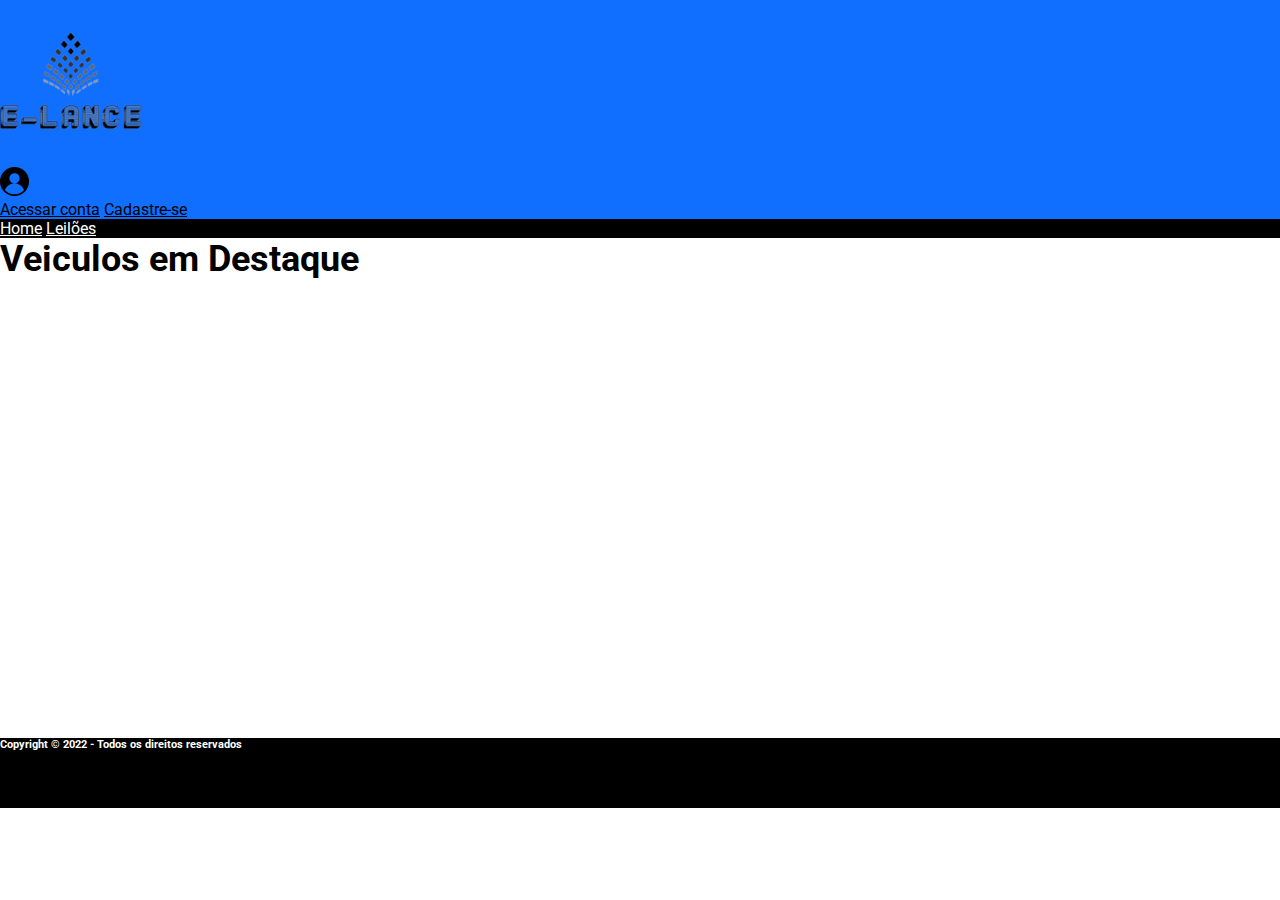
<file: index.html>
<!DOCTYPE html>
<html lang="pt-br">

<head>
  <meta charset="UTF-8">
  <meta http-equiv="X-UA-Compatible" content="IE=edge">
  <meta name="viewport" content="width=device-width, initial-scale=1.0">
  <title>E-lance</title>

  <!-- Logo na barra de endereço do navegador -->
  <link rel="shortcut icon" type="imagex/png" href="./images/logo.ico">

  <link rel="stylesheet" href="./styles/global.css">
  <link rel="stylesheet" href="./styles/index.css">
  <!-- bootstrap -->
  <link rel="stylesheet" href="https://stackpath.bootstrapcdn.com/bootstrap/4.1.3/css/bootstrap.min.css"
    integrity="sha384-MCw98/SFnGE8fJT3GXwEOngsV7Zt27NXFoaoApmYm81iuXoPkFOJwJ8ERdknLPMO" crossorigin="anonymous">
  <!-- Google font -> Roboto -->
  <link rel="preconnect" href="https://fonts.googleapis.com">
  <link rel="preconnect" href="https://fonts.gstatic.com" crossorigin>
  <link href="https://fonts.googleapis.com/css2?family=Roboto:wght@100&display=swap" rel="stylesheet">
  <!-- Owl Carousel -->
  <link rel="stylesheet" href="owlCarousel/assets/owl.carousel.min.css">
  <link rel="stylesheet" href="owlCarousel/assets/owl.theme.default.min.css">

<body class="d-flex flex-column align-items-center justify-content-between">
  <!-- inicio cabeçalho -->
  <header class="w-100 d-flex flex-column align-items-center justify-content-between">
    <nav class="navbar pb-0" style="justify-content:space-between; width: 80%;flex-wrap: revert;">
      <a class="navbar-brand" href="index.html">
        <img src="images/logo.png" width="150" class="d-inline-block align-top" alt="">
      </a>

      <div class="d-flex justify-content-btween align-items-center">
        <img src="images/user-icon.png" class="mr-2" alt="">
        <div class="d-flex flex-column">
          <a class="font-weight-bold p-0 m-0 link" href="login.html" id="acessar-conta">Acessar conta</a>
          <a class="font-weight-bold p-0 m-0 link" id="nome-usuario"></a>
          <a class="font-weight-bold p-0 m-0 link" href="cadastro.html" id="cadastrar">Cadastre-se</a>
          <a class="font-weight-bold p-0 m-0 link" href="areaUsuario.html" id="areaUsuario" style="display:none;">Área
            usuário</a>
          <a class="font-weight-bold p-0 m-0 link" href="login.html" id="logout" style="display:none;">Sair</a>
        </div>
      </div>
    </nav>
    <nav class="w-100 d-flex align-items-center" style="background:var(--preto);" id="navOptions">
      <a class="p-3" href="index.html" style="color: var(--branco);">Home</a>
      <a class="p-3" href="leiloes.html" style="color: var(--branco);">Leilões</a>
    </nav>
  </header>
  <!-- fim do cabeçalho -->

  <main class="d-flex justify-content-center w-100 align-items-center pl-5 pr-5 mt-3" style="min-height:500px">
    <div class="d-flex flex-column justify-content-between w-100 mb-3">
      <h1 class="font-weight-bold w-100 mb-4" style="font-size: 36px;">Veiculos em Destaque</h1>
      <!-- session -->
      <section class="w-100 d-flex justify-content-center align-items-center h-100">

        <div class="owl-carousel owl-theme" id="carousel">
        </div>
      </section>
    </div>

  </main>
  <!-- inicio rodape -->
  <footer class="d-flex justify-content-center align-items-center w-100">
    <h6 class="text-center">Copyright © 2022 - Todos os direitos reservados</h6>
  </footer>
  <!-- fim do rodape -->
  <script src="scripts/colocaUsuarioNoHeader.js" type="text/javascript"></script>
  <script src="scripts/destaques.js" type="text/javascript"></script>
  <script src="scripts/logout.js" type="text/javascript"></script>

  <!-- Jquery -->
  <script src="https://code.jquery.com/jquery-3.6.0.min.js"></script>
  <!-- Bootstrap -->
  <script src="https://stackpath.bootstrapcdn.com/bootstrap/4.1.3/js/bootstrap.min.js"
    integrity="sha384-ChfqqxuZUCnJSK3+MXmPNIyE6ZbWh2IMqE241rYiqJxyMiZ6OW/JmZQ5stwEULTy"
    crossorigin="anonymous"></script>
  <!-- Owl Carousel -->
  <script src="owlCarousel/owl.carousel.js"></script>
  <script>
    $(document).ready(function () {
      $('.owl-carousel').owlCarousel({
        loop: true,
        margin: 10,
        nav: true,
        responsive: {
          0: {
            items: 1
          },
          600: {
            items: 3
          },
          1000: {
            items: 3
          },
          1500: {
            items: 5
          }
        }
      })
    });
  </script>
</body>

</html>
</file>
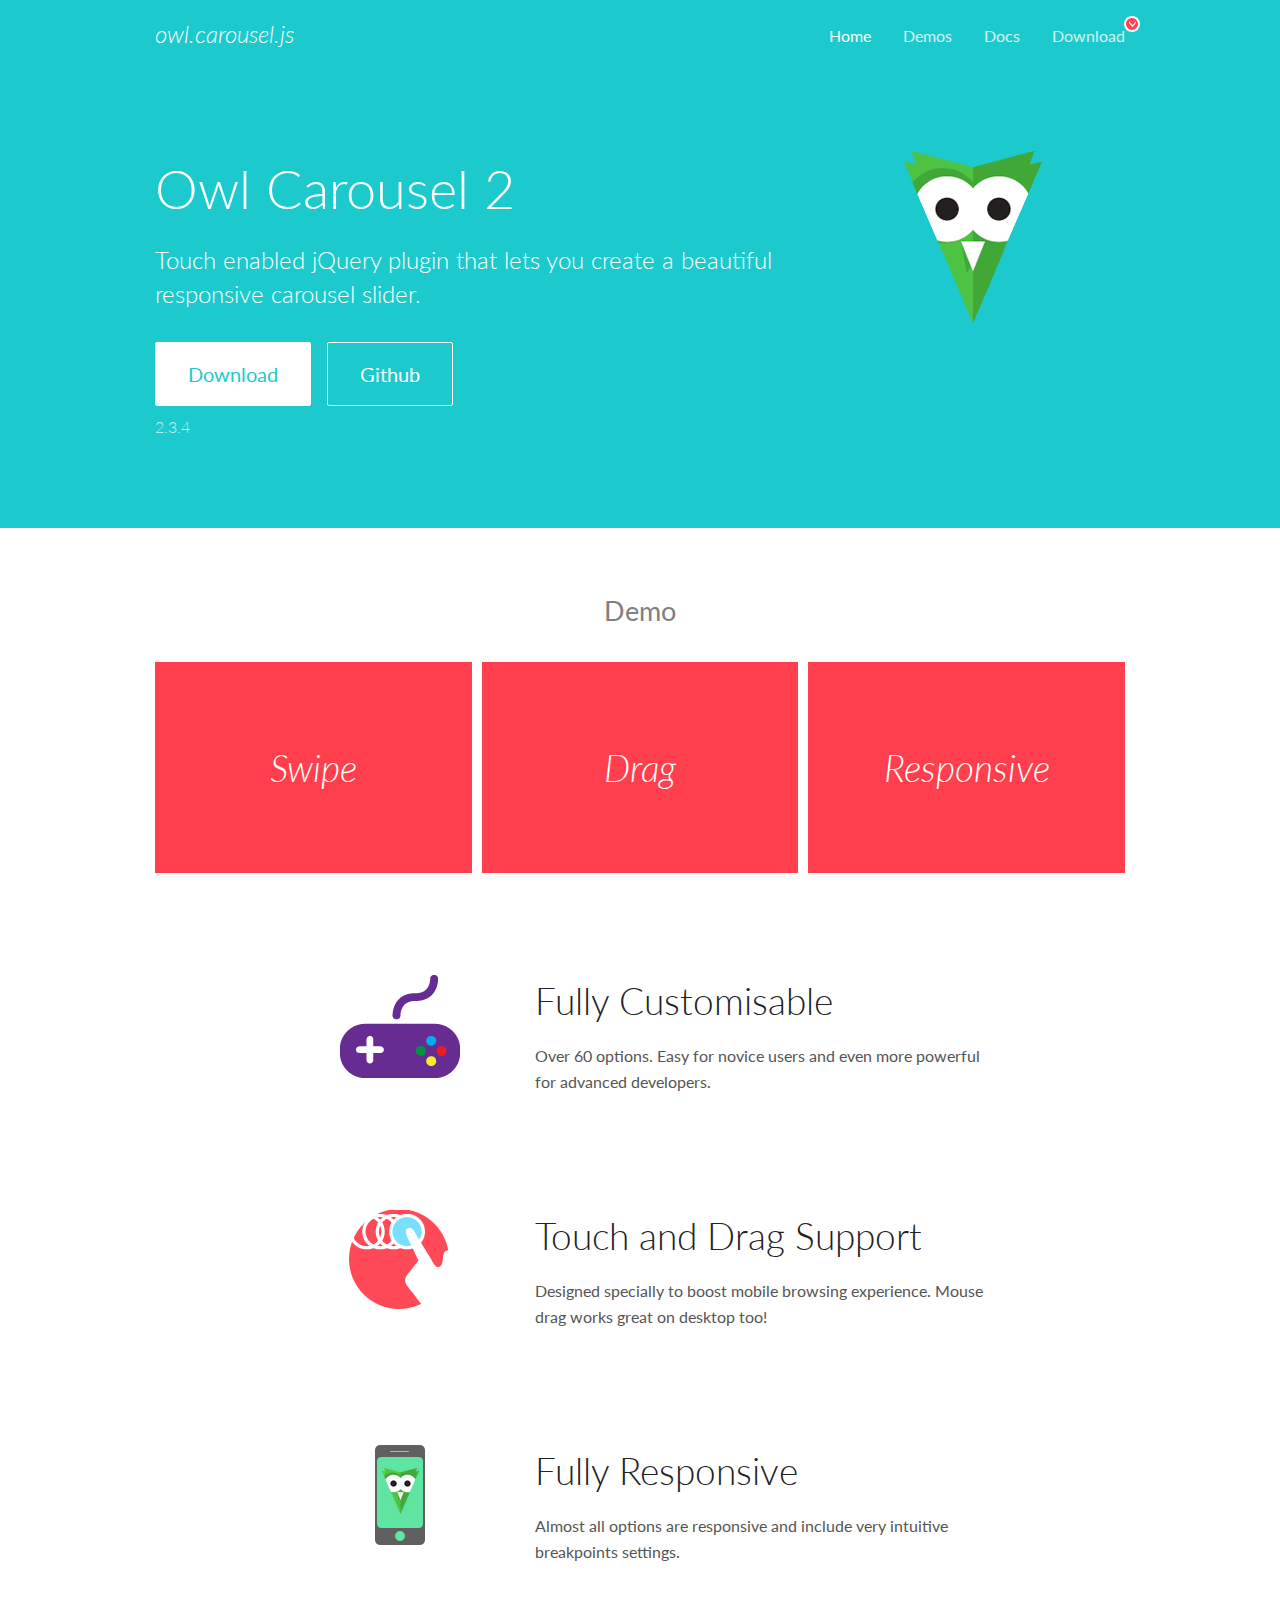
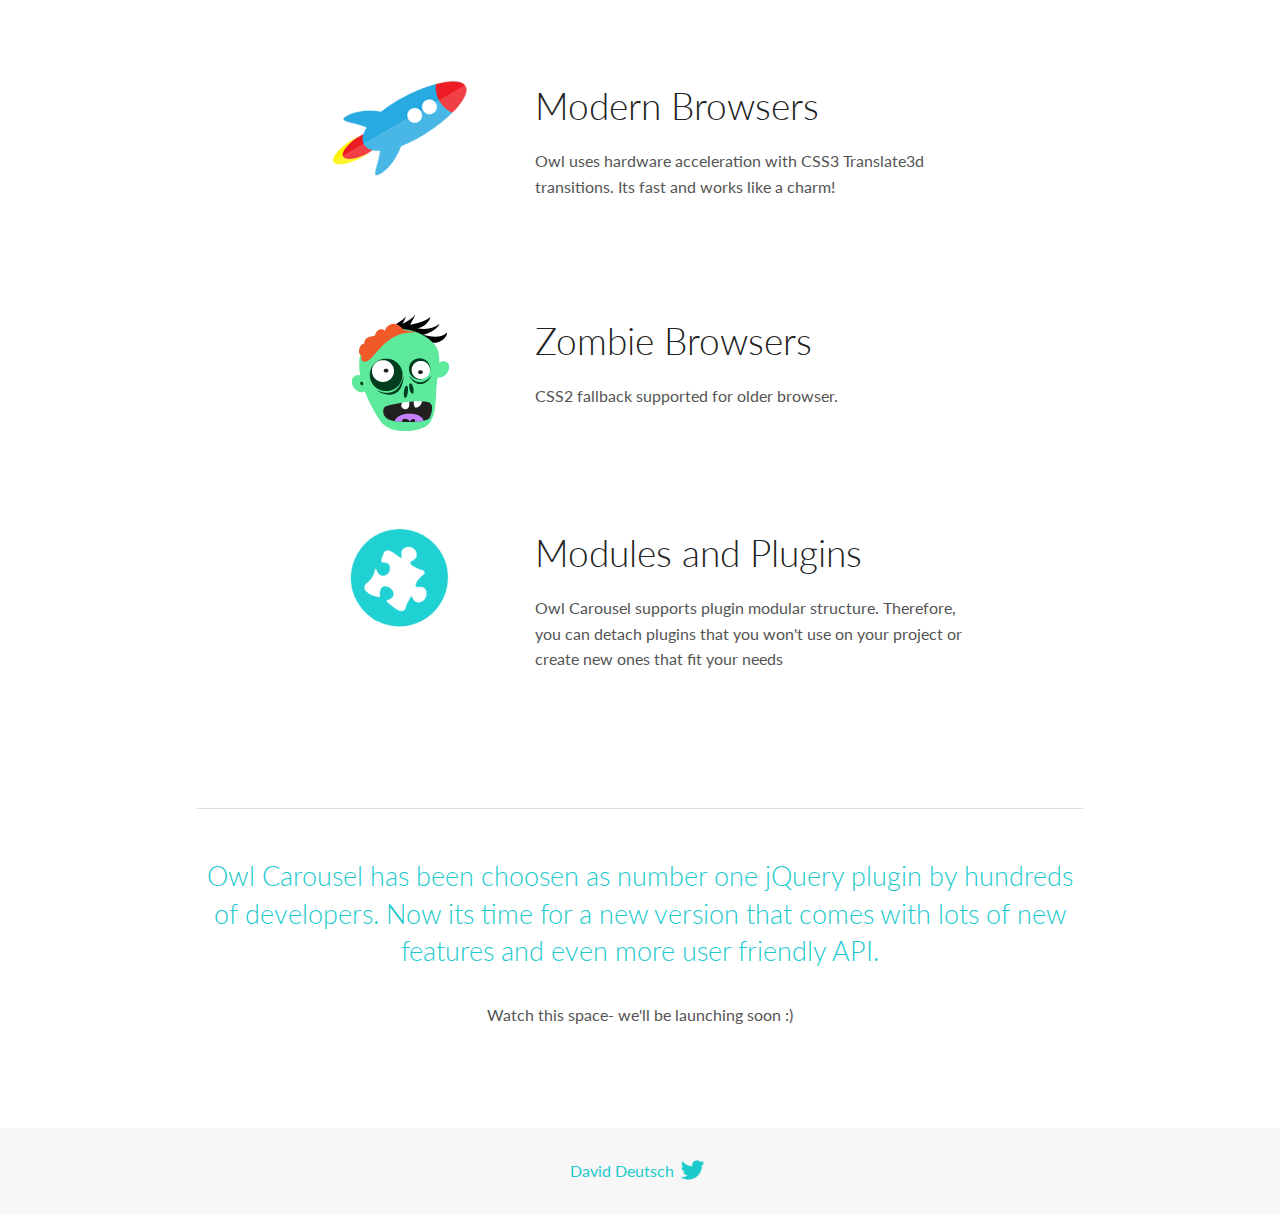
<file: OwlCarousel2-2.3.4/docs/index.html>
<!DOCTYPE html>
<html lang="en">
  <head>

    <!-- head -->
    <meta charset="utf-8">
    <meta name="msapplication-tap-highlight" content="no" />
    <meta name="viewport" content="width=device-width, initial-scale=1.0" />
    <meta name="description" content="Touch enabled jQuery plugin that lets you create beautiful responsive carousel slider.">
    <meta name="author" content="David Deutsch">
    <title>
      Home | Owl Carousel | 2.3.4
    </title>

    <!-- Stylesheets -->
    <link href='https://fonts.googleapis.com/css?family=Lato:300,400,700,400italic,300italic' rel='stylesheet' type='text/css'>
    <link rel="stylesheet" href="assets/css/docs.theme.min.css">

    <!-- Owl Stylesheets -->
    <link rel="stylesheet" href="assets/owlcarousel/assets/owl.carousel.min.css">
    <link rel="stylesheet" href="assets/owlcarousel/assets/owl.theme.default.min.css">

    <!-- HTML5 shim and Respond.js IE8 support of HTML5 elements and media queries -->

    <!--[if lt IE 9]>
      <script src="https://oss.maxcdn.com/libs/html5shiv/3.7.0/html5shiv.js"></script>
      <script src="https://oss.maxcdn.com/libs/respond.js/1.3.0/respond.min.js"></script>
    <![endif]-->

    <!-- Favicons -->
    <link rel="apple-touch-icon-precomposed" sizes="144x144" href="assets/ico/apple-touch-icon-144-precomposed.png">
    <link rel="shortcut icon" href="assets/ico/favicon.png">
    <link rel="shortcut icon" href="favicon.ico">

    <!-- Yeah i know js should not be in header. Its required for demos.-->

    <!-- javascript -->
    <script src="assets/vendors/jquery.min.js"></script>
    <script src="assets/owlcarousel/owl.carousel.js"></script>
  </head>
  <body>

    <!-- header -->
    <header class="header">
      <div class="row">
        <div class="large-12 columns">
          <div class="brand left">
            <h3>
              <a href="/OwlCarousel2/">owl.carousel.js</a> 
            </h3>
          </div>
          <a id="toggle-nav" class="right">
            <span></span> <span></span> <span></span> 
          </a> 
          <div class="nav-bar">
            <ul class="clearfix">
              <li class="active">
                <a href="/OwlCarousel2/index.html">Home</a> 
              </li>
              <li> <a href="/OwlCarousel2/demos/demos.html">Demos</a>  </li>
              <li> <a href="/OwlCarousel2/docs/started-welcome.html">Docs</a>  </li>
              <li>
                <a href="https://github.com/OwlCarousel2/OwlCarousel2/archive/2.3.4.zip">Download</a> 
                <span class="download"></span> 
              </li>
            </ul>
          </div>
        </div>
      </div>
    </header>

    <!-- home panel -->
    <section id="hero">
      <div class="row">
        <div class="large-8 medium-8 columns">
          <h1>Owl Carousel 2</h1>
          <h4>Touch enabled jQuery plugin that lets you create a beautiful responsive carousel slider.</h4>
          <a href="https://github.com/OwlCarousel2/OwlCarousel2/archive/2.3.4.zip" class="hero-button">Download</a> 
          <a href="https://github.com/OwlCarousel2/OwlCarousel2" class="hero-button outline">Github</a> 
          <p>2.3.4</p>
        </div>
        <div class="large-4 medium-4 columns">
          <img class="owl-logo" src="assets/img/owl-logo.png" alt="mr. Owl">
        </div>
      </div>
    </section>

    <!-- body -->
    <div class="home-demo">
      <div class="row">
        <div class="large-12 columns">
          <h3>Demo</h3>
          <div class="owl-carousel">
            <div class="item">
              <h2>Swipe</h2>
            </div>
            <div class="item">
              <h2>Drag</h2>
            </div>
            <div class="item">
              <h2>Responsive</h2>
            </div>
            <div class="item">
              <h2>CSS3</h2>
            </div>
            <div class="item">
              <h2>Fast</h2>
            </div>
            <div class="item">
              <h2>Easy</h2>
            </div>
            <div class="item">
              <h2>Free</h2>
            </div>
            <div class="item">
              <h2>Upgradable</h2>
            </div>
            <div class="item">
              <h2>Tons of options</h2>
            </div>
            <div class="item">
              <h2>Infinity</h2>
            </div>
            <div class="item">
              <h2>Auto Width</h2>
            </div>
          </div>
        </div>
      </div>
    </div>
    <script>
      var owl = $('.owl-carousel');
      owl.owlCarousel({
        margin: 10,
        loop: true,
        responsive: {
          0: {
            items: 1
          },
          600: {
            items: 2
          },
          1000: {
            items: 3
          }
        }
      })
    </script>

    <!-- features -->
    <div id="features">
      <div class="row">
        <div class="small-12 medium-9 small-centered columns">
          <section class="row feature">
            <div class="medium-4 small-12 columns">
              <img src="assets/img/feature-options.png" alt="">
            </div>
            <div class="medium-8 small-12 columns">
              <h2>Fully Customisable</h2>
              <p>Over 60 options. Easy for novice users and even more powerful for advanced developers.</p>
            </div>
          </section>
          <section class="row feature">
            <div class="medium-4 small-12 columns">
              <img src="assets/img/feature-drag.png" alt="">
            </div>
            <div class="medium-8 small-12 columns">
              <h2>Touch and Drag Support</h2>
              <p>Designed specially to boost mobile browsing experience. Mouse drag works great on desktop too!</p>
            </div>
          </section>
          <section class="row feature">
            <div class="medium-4 small-12 columns">
              <img src="assets/img/feature-responsive.png" alt="">
            </div>
            <div class="medium-8 small-12 columns">
              <h2>Fully Responsive</h2>
              <p>Almost all options are responsive and include very intuitive breakpoints settings.</p>
            </div>
          </section>
          <section class="row feature">
            <div class="medium-4 small-12 columns">
              <img src="assets/img/feature-modern.png" alt="">
            </div>
            <div class="medium-8 small-12 columns">
              <h2>Modern Browsers</h2>
              <p>Owl uses hardware acceleration with CSS3 Translate3d transitions. Its fast and works like a charm! </p>
            </div>
          </section>
          <section class="row feature">
            <div class="medium-4 small-12 columns">
              <img src="assets/img/feature-zombie.png" alt="">
            </div>
            <div class="medium-8 small-12 columns">
              <h2>Zombie Browsers</h2>
              <p>CSS2 fallback supported for older browser.</p>
            </div>
          </section>
          <section class="row feature">
            <div class="medium-4 small-12 columns">
              <img src="assets/img/feature-module.png" alt="">
            </div>
            <div class="medium-8 small-12 columns">
              <h2>Modules and Plugins</h2>
              <p>Owl Carousel supports plugin modular structure. Therefore, you can detach plugins that you won&#x27;t use on your project or create new ones that fit your needs</p>
            </div>
          </section>
        </div>
      </div>
    </div>

    <!-- footer -->
    <section id="teaser-text">
      <div class="row">
        <div class="small-12 medium-11 small-centered columns">
          <hr>
          <h3 id="owl-carousel-has-been-choosen-as-number-one-jquery-plugin-by-hundreds-of-developers-now-its-time-for-a-new-version-that-comes-with-lots-of-new-features-and-even-more-user-friendly-api-">Owl Carousel has been choosen as number one jQuery plugin by hundreds of developers. Now its time for a new version that comes with lots of new features and even more user friendly API.</h3>
          <p>Watch this space- we&#39;ll be launching soon :)</p>
        </div>
      </div>
    </section>

    <!-- footer -->
    <footer class="footer">
      <div class="row">
        <div class="large-12 columns">
          <h5>
            <a href="/OwlCarousel2/docs/support-contact.html">David Deutsch</a> 
            <a id="custom-tweet-button" href="https://twitter.com/share?url=https://github.com/OwlCarousel2/OwlCarousel2&text=Owl Carousel - This is so awesome! " target="_blank"></a> 
          </h5>
        </div>
      </div>
    </footer>

    <!-- vendors -->
    <script src="assets/vendors/highlight.js"></script>
    <script src="assets/js/app.js"></script>
  </body>
</html>
</file>
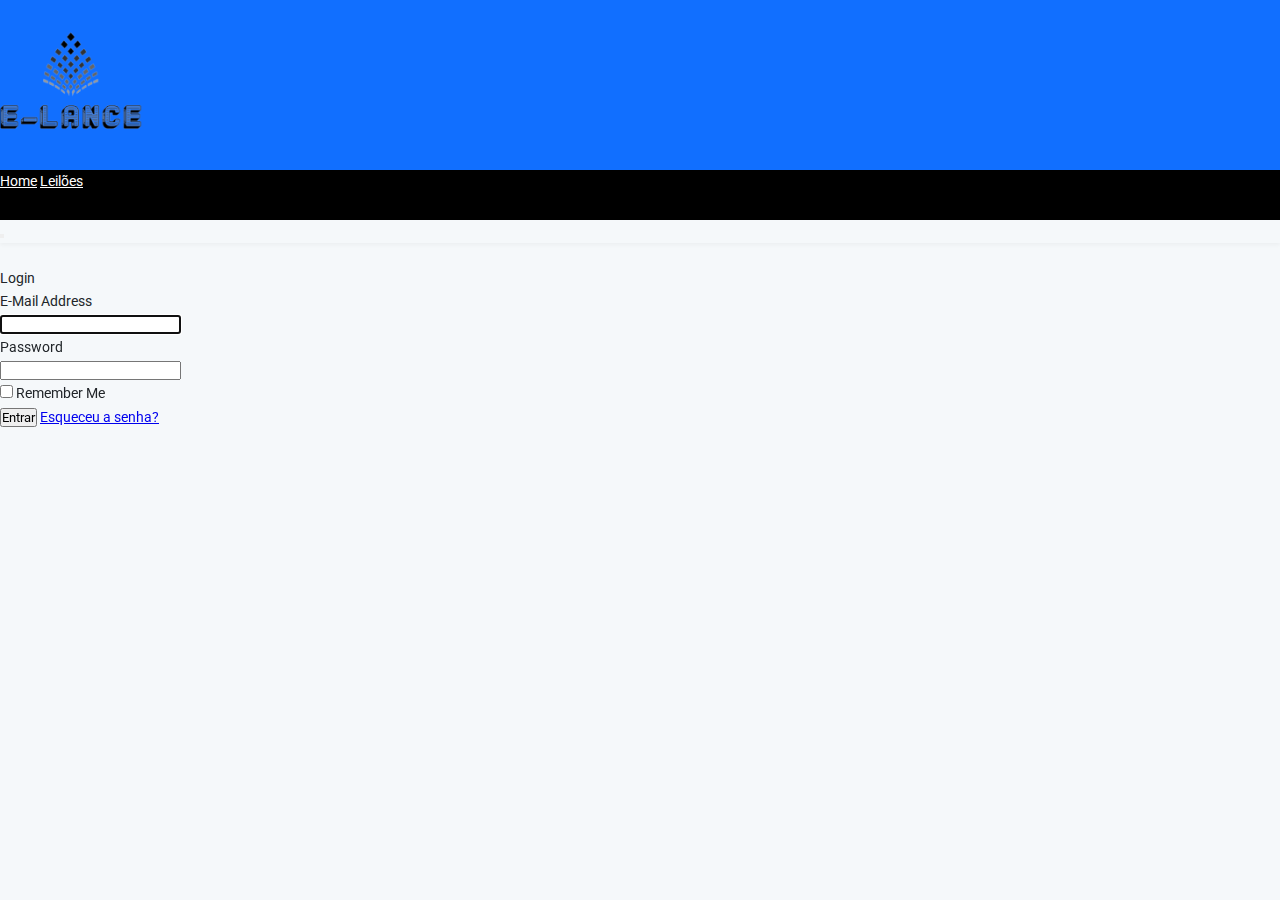
<file: areaUsuario.html>
<!DOCTYPE html>
<html lang="pt-br">

<head>
  <meta charset="UTF-8">
  <meta http-equiv="X-UA-Compatible" content="IE=edge">
  <meta name="viewport" content="width=device-width, initial-scale=1.0">
  <title>E-lance - Área Usuario</title>

  <!-- Logo na barra de endereço do navegador -->
  <link rel="shortcut icon" type="imagex/png" href="./images/logo.ico">

  <link rel="stylesheet" href="./styles/global.css">
  <link rel="stylesheet" href="./styles/areaUsuario.css">
  <!-- bootstrap -->
  <link rel="stylesheet" href="https://stackpath.bootstrapcdn.com/bootstrap/4.1.3/css/bootstrap.min.css"
    integrity="sha384-MCw98/SFnGE8fJT3GXwEOngsV7Zt27NXFoaoApmYm81iuXoPkFOJwJ8ERdknLPMO" crossorigin="anonymous">
  <!-- Google font -> Roboto -->
  <link rel="preconnect" href="https://fonts.googleapis.com">
  <link rel="preconnect" href="https://fonts.gstatic.com" crossorigin>
  <link href="https://fonts.googleapis.com/css2?family=Roboto:wght@100&display=swap" rel="stylesheet">
</head>

<body>
  <!-- inicio cabeçalho -->
  <header class="w-100 d-flex flex-column align-items-center justify-content-between">
    <nav class="navbar pb-0" style="justify-content:space-between; width: 80%;flex-wrap: revert;">
      <a class="navbar-brand" href="index.html">
        <img src="images/logo.png" width="150" class="d-inline-block align-top" alt="">
      </a>

      <div class="d-flex justify-content-btween align-items-center">
        <img src="images/user-icon.png" class="mr-2" alt="">
        <div class="d-flex flex-column">
          <a class="font-weight-bold p-0 m-0 link" href="login.html" id="acessar-conta">Acessar conta</a>
          <a class="font-weight-bold p-0 m-0 link" id="nome-usuario"></a>
          <a class="font-weight-bold p-0 m-0 link" href="cadastro.html" id="cadastrar">Cadastre-se</a>
          <a class="font-weight-bold p-0 m-0 link" href="areaUsuario.html" id="areaUsuario" style="display:none;">Área
            usuário</a>
          <a class="font-weight-bold p-0 m-0 link" href="login.html" id="logout" style="display:none;">Sair</a>
        </div>
      </div>
    </nav>
    <nav class="w-100 d-flex align-items-center" style="background:var(--preto);" id="navOptions">
      <a class="p-3" href="index.html" style="color: var(--branco);">Home</a>
      <a class="p-3" href="leiloes.html" style="color: var(--branco);">Leilões</a>
    </nav>
  </header>
  <!-- fim do cabeçalho -->

  <main class="d-flex flex-column align-items-center w-100" style="min-height: 500px;justify-content: space-evenly;">

    <h1 class="font-weight-bold pt-5">Área do Usuario</h1>
    <section class="col-11 col-md-8" style="display: flex;justify-content: space-between;">
      <div class="d-flex flex-column col-12 col-sm-6">

        <div class="mb-3">
          <label for="" class="form-label">Nome</label>
          <input type="text" id="nome" class="form-control" aria-label="Nome" readonly>
        </div>

        <div class="mb-3">
          <label for="" class="form-label">Email</label>
          <input type="email" class="form-control" id="email" readonly>

        </div>

        <div class="mb-3">
          <label for="" class="form-label">CEP</label>
          <input type="text" class="form-control" id="cep" readonly>

        </div>
      </div>

      <div class="d-flex flex-column col-12 col-sm-6">
        <div class="d-flex">
          <div class="mb-3 w-100">
            <label for="" class="form-label">Endereço</label>
            <input type="text" class="form-control" id="endereco" readonly>
          </div>

          <div class="mb-3 pl-2" style="width: 30%;">
            <label for="" class="form-label">Numero</label>
            <input type="text" class="form-control" id="numero" readonly>
          </div>
        </div>



        <div class="mb-3">
          <label for="" class="form-label">Cidade</label>
          <input type="text" class="form-control" id="cidade" readonly>
        </div>

        <div class="mb-3">
          <label for="" class="form-label">Estado</label>
          <input type="text" class="form-control" id="estado" readonly>
        </div>
      </div>
    </section>
    <hr class="col-11 col-md-8 w-100" style="margin: 30px;">
    <h2 class="font-weight-bold">Lances feito</h2>
    <section class="col-11 col-md-8 mb-3" style="overflow-y: scroll ; height: 50vh;">
      <table class="table table-bordered">
        <thead>
          <tr>
            <th scope="col">#</th>
            <th scope="col">Lances</th>
            <th scope="col">Veiculos</th>
            <th scope="col">Data/Hora</th>
          </tr>
        </thead>
        <tbody id="tbody">
        </tbody>
      </table>
    </section>
  </main>

  <!-- inicio rodape -->
  <footer class="d-flex justify-content-center align-items-center w-100">
    <h6 class="text-center">Copyright © 2022 - Todos os direitos reservados</h6>
  </footer>
  <!-- fim do rodape -->
  <!-- Jquery -->
  <script src="https://code.jquery.com/jquery-3.6.0.min.js"></script>
  <!-- Bootstrap -->
  <script src="https://stackpath.bootstrapcdn.com/bootstrap/4.1.3/js/bootstrap.min.js"
    integrity="sha384-ChfqqxuZUCnJSK3+MXmPNIyE6ZbWh2IMqE241rYiqJxyMiZ6OW/JmZQ5stwEULTy"
    crossorigin="anonymous"></script>
  <script src="scripts/colocaUsuarioNoHeader.js" type="text/javascript"></script>
  <script src="./scripts/areaUsuario.js"></script>
  <script src="scripts/logout.js" type="text/javascript"></script>
</body>

</html>
</file>
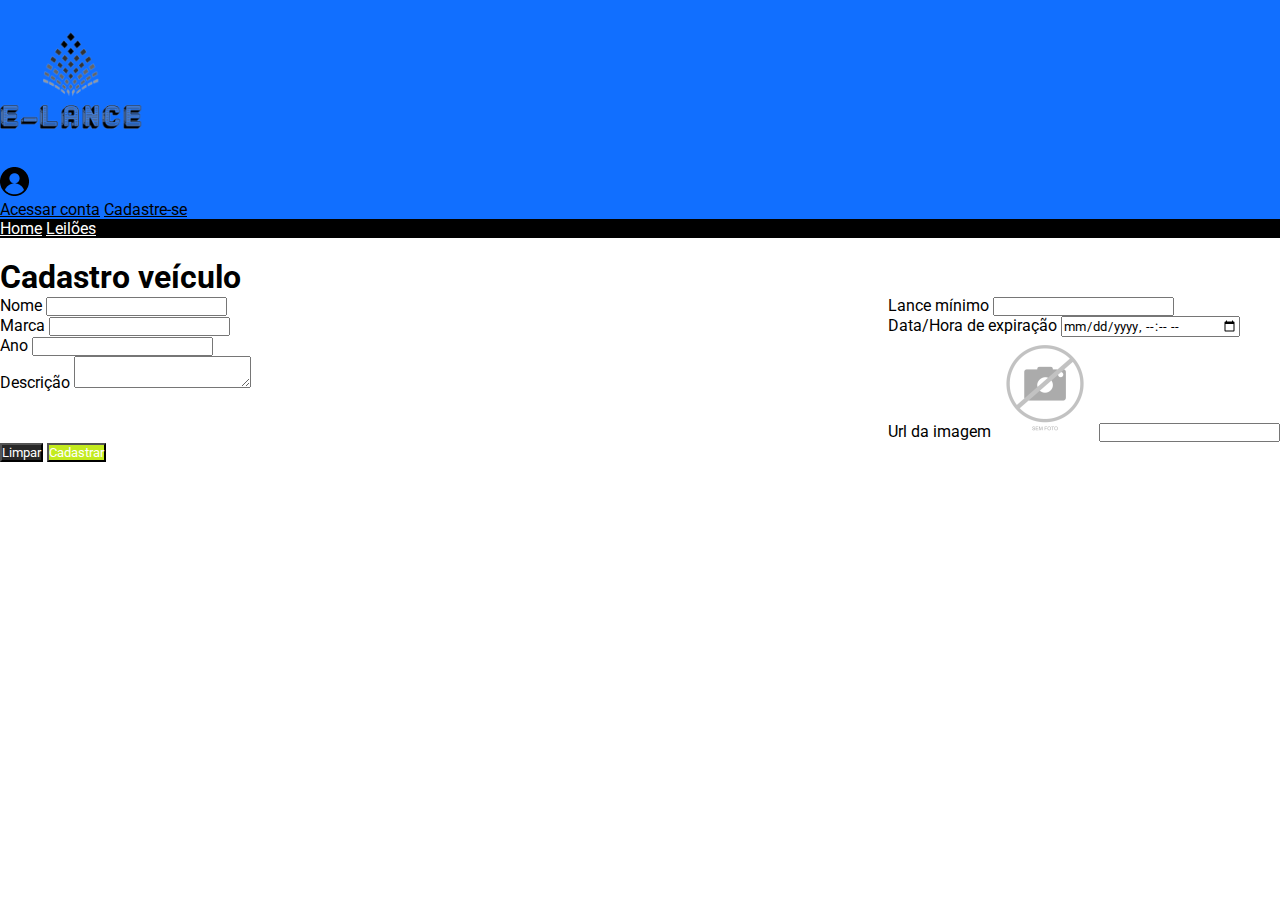
<file: cadastroVeiculo.html>
<!DOCTYPE html>
<html lang="pt-BR">

<head>
    <meta charset="UTF-8">
    <meta http-equiv="X-UA-Compatible" content="IE=edge">
    <meta name="viewport" content="width=device-width, initial-scale=1.0">
    <title>E-lance - Cadastrar Veículo</title>

    <!-- Logo na barra de endereço do navegador -->
    <link rel="shortcut icon" type="imagex/png" href="./images/logo.ico">

    <link rel="stylesheet" href="./styles/global.css">
    <!-- bootstrap -->
    <link rel="stylesheet" href="https://stackpath.bootstrapcdn.com/bootstrap/4.1.3/css/bootstrap.min.css"
        integrity="sha384-MCw98/SFnGE8fJT3GXwEOngsV7Zt27NXFoaoApmYm81iuXoPkFOJwJ8ERdknLPMO" crossorigin="anonymous">
    <!-- Google font -> Roboto -->
    <link rel="preconnect" href="https://fonts.googleapis.com">
    <link rel="preconnect" href="https://fonts.gstatic.com" crossorigin>
    <link href="https://fonts.googleapis.com/css2?family=Roboto:wght@100&display=swap" rel="stylesheet">
</head>

<body>
  <!-- inicio cabeçalho -->
  <header class="w-100 d-flex flex-column align-items-center justify-content-between">
    <nav class="navbar pb-0" style="justify-content:space-between; width: 80%;flex-wrap: revert;">
      <a class="navbar-brand" href="index.html">
        <img src="images/logo.png" width="150" class="d-inline-block align-top" alt="">
      </a>

      <div class="d-flex justify-content-btween align-items-center">
        <img src="images/user-icon.png" class="mr-2" alt="">
        <div class="d-flex flex-column">
          <a class="font-weight-bold p-0 m-0 link" href="login.html" id="acessar-conta">Acessar conta</a>
          <a class="font-weight-bold p-0 m-0 link" id="nome-usuario"></a>
          <a class="font-weight-bold p-0 m-0 link" href="cadastro.html" id="cadastrar">Cadastre-se</a>
          <a class="font-weight-bold p-0 m-0 link" href="areaUsuario.html" id="areaUsuario" style="display:none;">Área
            usuário</a>
          <a class="font-weight-bold p-0 m-0 link" href="login.html" id="logout" style="display:none;">Sair</a>
        </div>
      </div>
    </nav>
    <nav class="w-100 d-flex align-items-center" style="background:var(--preto);" id="navOptions">
      <a class="p-3" href="index.html" style="color: var(--branco);">Home</a>
      <a class="p-3" href="leiloes.html" style="color: var(--branco);">Leilões</a>
    </nav>
  </header>
  <!-- fim do cabeçalho -->

    <main class="w-100 d-flex flex-column justify-content-between align-items-center">
        <h1 class="text-center font-weight-bold" style="padding-top: 20px;font-family: 'Roboto', sans-serif;">
            Cadastro veículo</h1>

        <form class="w-100 d-flex flex-column justify-content-center align-items-center">
            <section class="col-11 col-md-8" style="display: flex;justify-content: space-between;">
                <div class="d-flex flex-column col-12 col-sm-6">
                    <div class="mb-3">
                        <label for="">Nome</label>
                        <input type="text" class="form-control" />
                    </div>
                    <div class="mb-3">
                        <label for="">Marca</label>
                        <input type="text" class="form-control" />
                    </div>
                    <div class="mb-3">
                        <label for="">Ano</label>
                        <input id="ano" type="text" class="form-control" />
                    </div>
                    <div class="mb-3 d-flex flex-column">
                        <label for="">Descrição</label>
                        <textarea class="form-control"></textarea>
                    </div>
                </div>

                <div class="d-flex flex-column col-12 col-sm-6">
                    <div class="mb-3">
                        <label for="">Lance mínimo</label>
                        <input class="form-control" type="text" name="" id="">
                    </div>
                    <div class="mb-3">
                        <label for="">Data/Hora de expiração</label>
                        <input class="form-control" type="datetime-local" name="" id="">
                    </div>

                    <div class="mb-3 d-flex flex-column">
                        <label for="">Url da imagem</label>
                        <img id="imgUrl" class="mb-2" width="100" height="100" src="images/sem-foto.jpg" alt="">
                        <input class="form-control" type="url" name="url" id="url" required>
                    </div>
                </div>
            </section>
            <div class="mb-2">
                <button type="reset" class="btn font-weight-bold mr-4"
                    style="background: var(--cinza-escuro);color: var(--branco);">Limpar</button>
                <button id="btnSubmit" type="submit" class="btn font-weight-bold"
                    style="background: var(--amarelo-esverdeado);color: var(--branco);">Cadastrar</button>
            </div>
        </form>
    </main>
    <style>
        @media only screen and (max-width: 600px) {
            section {
                flex-direction: column;
            }
        }
    </style>
    <!-- Jquery -->
    <script src="https://code.jquery.com/jquery-3.6.0.min.js"></script>

    <script src="scripts/colocaUsuarioNoHeader.js" type="text/javascript"></script>
    <script src="scripts/logout.js" type="text/javascript"></script>
    <!-- Bootstrap -->
    <script src="https://stackpath.bootstrapcdn.com/bootstrap/4.1.3/js/bootstrap.min.js"
        integrity="sha384-ChfqqxuZUCnJSK3+MXmPNIyE6ZbWh2IMqE241rYiqJxyMiZ6OW/JmZQ5stwEULTy"
        crossorigin="anonymous"></script>

    <script src="scripts/cadastroVeiculo.js"></script>
</body>

</html>
</file>
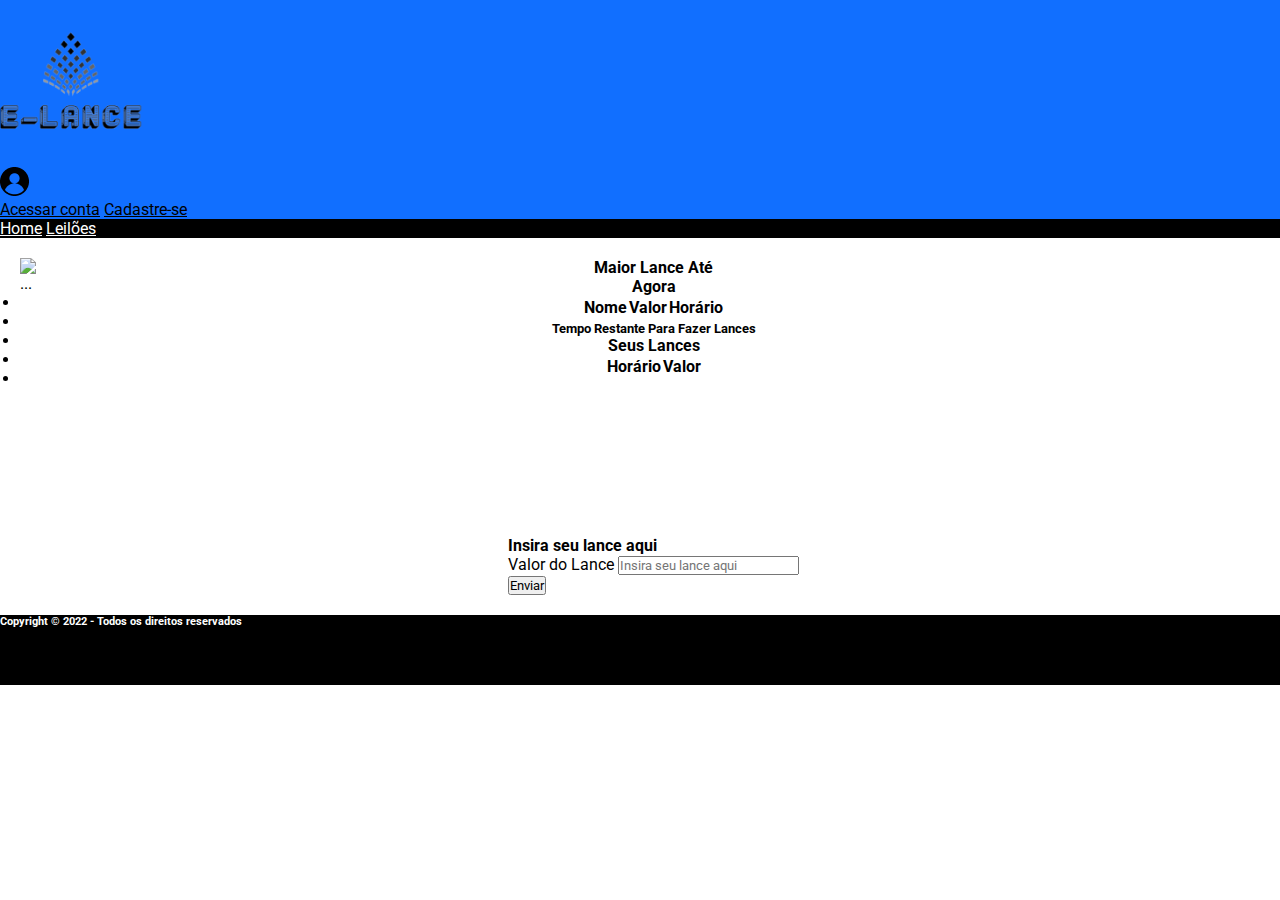
<file: detalhes.html>
<!DOCTYPE html>
<html lang="pt-br">

<head>
  <meta charset="UTF-8">
  <meta http-equiv="X-UA-Compatible" content="IE=edge">
  <meta name="viewport" content="width=device-width, initial-scale=1.0">
  <title>E-lance</title>

  <!-- Logo na barra de endereço do navegador -->
  <link rel="shortcut icon" type="imagex/png" href="./images/logo.ico">

  <link rel="stylesheet" href="styles/global.css">
  <link rel="stylesheet" href="https://stackpath.bootstrapcdn.com/bootstrap/4.1.3/css/bootstrap.min.css"
    integrity="sha384-MCw98/SFnGE8fJT3GXwEOngsV7Zt27NXFoaoApmYm81iuXoPkFOJwJ8ERdknLPMO" crossorigin="anonymous">
  <link rel="stylesheet" href="styles/detalhes.css">
  <link rel="preconnect" href="https://fonts.googleapis.com">
  <link rel="preconnect" href="https://fonts.gstatic.com" crossorigin>
  <link href="https://fonts.googleapis.com/css2?family=Roboto:wght@100&display=swap" rel="stylesheet">
  <script src="scripts/detalhes.js" type="text/javascript" defer></script>
</head>

<body class="h-100">
  <!-- inicio cabeçalho -->
  <header class="w-100 d-flex flex-column align-items-center justify-content-between">
    <nav class="navbar pb-0" style="justify-content:space-between; width: 80%;flex-wrap: revert;">
      <a class="navbar-brand" href="index.html">
        <img src="images/logo.png" width="150" class="d-inline-block align-top" alt="">
      </a>

      <div class="d-flex justify-content-btween align-items-center">
        <img src="images/user-icon.png" class="mr-2" alt="">
        <div class="d-flex flex-column">
          <a class="font-weight-bold p-0 m-0 link" href="login.html" id="acessar-conta">Acessar conta</a>
          <a class="font-weight-bold p-0 m-0 link" id="nome-usuario"></a>
          <a class="font-weight-bold p-0 m-0 link" href="cadastro.html" id="cadastrar">Cadastre-se</a>
          <a class="font-weight-bold p-0 m-0 link" href="areaUsuario.html" id="areaUsuario" style="display:none;">Área
            usuário</a>
          <a class="font-weight-bold p-0 m-0 link" href="login.html" id="logout" style="display:none;">Sair</a>
        </div>
      </div>
    </nav>
    <nav class="w-100 d-flex align-items-center" style="background:var(--preto);" id="navOptions">
      <a class="p-3" href="index.html" style="color: var(--branco);">Home</a>
      <a class="p-3" href="leiloes.html" style="color: var(--branco);">Leilões</a>
    </nav>
  </header>
  <!-- fim do cabeçalho -->

  <main>
    <div class="card col-sm-6 col-12">
      <img class="card-img-top" alt="..." id="img-carro">
      <div class="card-body">
        <h3 class="card-title" id="nome">
          </h5>
      </div>
      <ul class="list-group list-group-flush">
        <li class="list-group-item" id="ano"></li>
        <li class="list-group-item" id="marca"></li>
        <li class="list-group-item" id="lance-minimo"></li>
        <li class="list-group-item" id="descricao"></li>
        <li class="list-group-item" id="anunciante"></li>
      </ul>
    </div>
    <div class="area-lances col-sm-6 col-12">
      <table class="table table-bordered">
        <caption style="caption-side:top; text-align:center"><b>Maior Lance Até Agora</b></caption>
        <thead>
          <tr>
            <th scope="col">Nome</th>
            <th scope="col">Valor</th>
            <th scope="col">Horário</th>
          </tr>
        </thead>
        <tbody>
          <tr>
            <td id="nome-maior-lance"></td>
            <td id="valor-maior-lance"></td>
            <td id="horario-maior-lance"></td>
          </tr>
        </tbody>
      </table>
      <div class="card w-100">
        <h5 class="card-header">Tempo Restante Para Fazer Lances</h5>
        <div class="card-body">
          <p class="card-text" id="demo"></p>
        </div>
      </div>

      <div class="table-wrapper-scroll-y my-custom-scrollbar w-100">

        <table class="table table-bordered table-striped mb-0">
          <caption style="caption-side:top; text-align:center"><b>Seus Lances</b></caption>
          <thead>
            <tr>
              <th scope="col">Horário</th>
              <th scope="col">Valor</th>
            </tr>
          </thead>
          <tbody id="tabela-lances">
            
          </tbody>
        </table>
      
      </div>

      <form class="w-100">
        <h4>Insira seu lance aqui</h3>
          <div class="form-group">
            <input type="hidden" id="envia-id-veiculo" name="id_veiculo">
          </div>
          <div class="form-group">
            <label for="envia-valor">Valor do Lance</label>
            <input class="form-control" type="text" id="envia-valor" placeholder="Insira seu lance aqui" name="valor"
              pattern="^\d{1,3}(?:\.\d{3})*,\d{2}$" title="Exemplo de formato correto: 1.150,00" required>
          </div>
          <button type="submit" class="btn btn-primary">Enviar</button>
      </form>
    </div>
  </main>

  <footer class="d-flex justify-content-center align-items-center w-100">
    <h6 class="text-center">Copyright © 2022 - Todos os direitos reservados</h6>
  </footer>
  <script src="https://code.jquery.com/jquery-3.6.0.min.js"></script>
  <script src="https://stackpath.bootstrapcdn.com/bootstrap/4.1.3/js/bootstrap.min.js"
    integrity="sha384-ChfqqxuZUCnJSK3+MXmPNIyE6ZbWh2IMqE241rYiqJxyMiZ6OW/JmZQ5stwEULTy"
    crossorigin="anonymous"></script>
  <script src="scripts/colocaUsuarioNoHeader.js" type="text/javascript"></script>
  <script src="scripts/logout.js" type="text/javascript"></script>
</body>

</html>
</file>
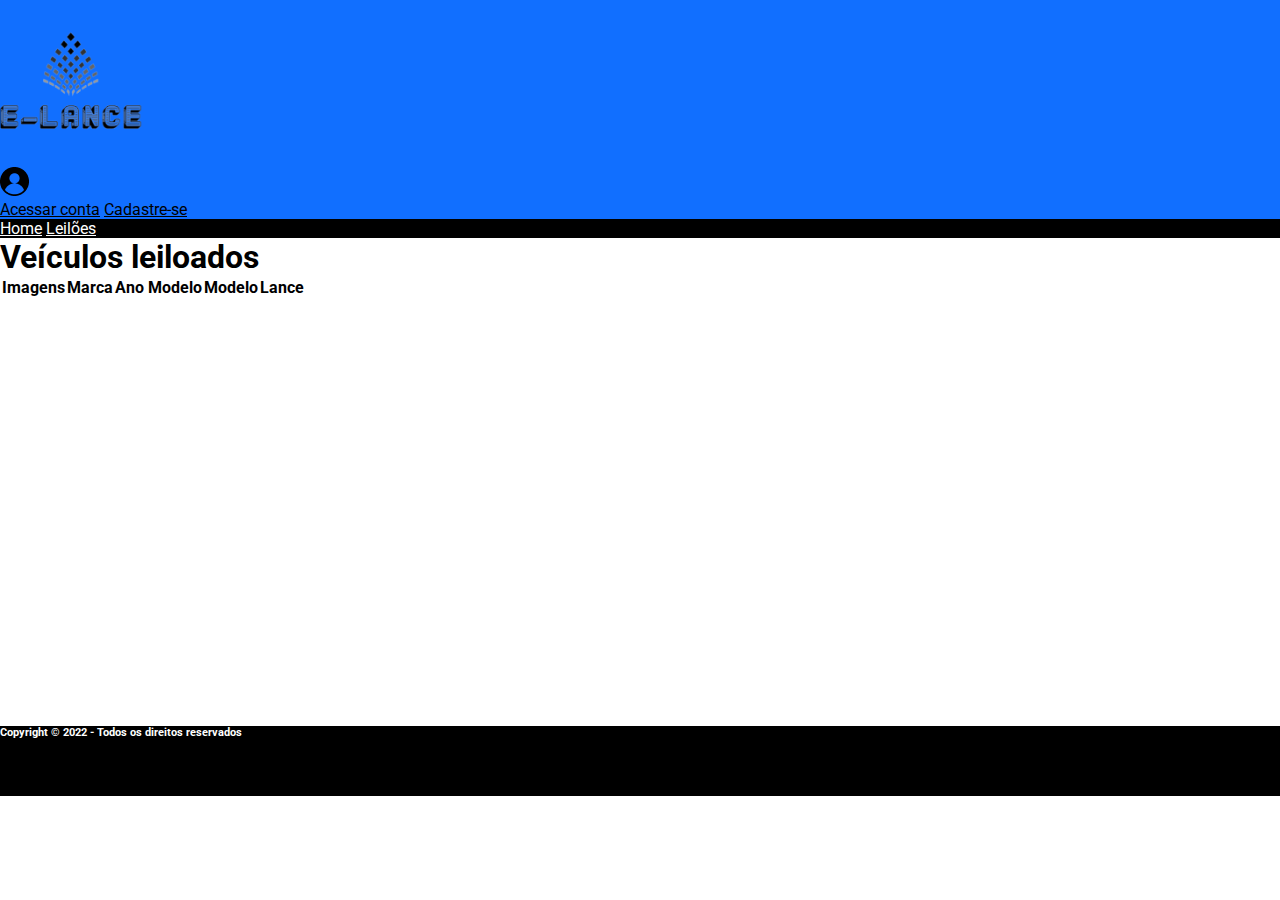
<file: leiloes.html>
<!DOCTYPE html>
<html lang="pt-br">

<head>
  <meta charset="UTF-8">
  <meta http-equiv="X-UA-Compatible" content="IE=edge">
  <meta name="viewport" content="width=device-width, initial-scale=1.0">
  <title>E-lance - Leilões</title>

  <!-- Logo na barra de endereço do navegador -->
  <link rel="shortcut icon" type="imagex/png" href="./images/logo.ico">

  <link rel="stylesheet" href="./styles/global.css">
  <link rel="stylesheet" href="./styles/leiloes.css">
  <!-- bootstrap -->
  <link rel="stylesheet" href="https://stackpath.bootstrapcdn.com/bootstrap/4.1.3/css/bootstrap.min.css"
    integrity="sha384-MCw98/SFnGE8fJT3GXwEOngsV7Zt27NXFoaoApmYm81iuXoPkFOJwJ8ERdknLPMO" crossorigin="anonymous">
  <!-- Google font -> Roboto -->
  <link rel="preconnect" href="https://fonts.googleapis.com">
  <link rel="preconnect" href="https://fonts.gstatic.com" crossorigin>
  <link href="https://fonts.googleapis.com/css2?family=Roboto:wght@100&display=swap" rel="stylesheet">
</head>

<body>
  <!-- inicio cabeçalho -->
  <header class="w-100 d-flex flex-column align-items-center justify-content-between">
    <nav class="navbar pb-0" style="justify-content:space-between; width: 80%;flex-wrap: revert;">
      <a class="navbar-brand" href="index.html">
        <img src="images/logo.png" width="150" class="d-inline-block align-top" alt="">
      </a>

      <div class="d-flex justify-content-btween align-items-center">
        <img src="images/user-icon.png" class="mr-2" alt="">
        <div class="d-flex flex-column">
          <a class="font-weight-bold p-0 m-0 link" href="login.html" id="acessar-conta">Acessar conta</a>
          <a class="font-weight-bold p-0 m-0 link" id="nome-usuario"></a>
          <a class="font-weight-bold p-0 m-0 link" href="cadastro.html" id="cadastrar">Cadastre-se</a>
          <a class="font-weight-bold p-0 m-0 link" href="areaUsuario.html" id="areaUsuario" style="display:none;">Área
            usuário</a>
          <a class="font-weight-bold p-0 m-0 link" href="login.html" id="logout" style="display:none;">Sair</a>
        </div>
      </div>
    </nav>
    <nav class="w-100 d-flex align-items-center" style="background:var(--preto);" id="navOptions">
      <a class="p-3" href="index.html" style="color: var(--branco);">Home</a>
      <a class="p-3" href="leiloes.html" style="color: var(--branco);">Leilões</a>
    </nav>
  </header>
  <!-- fim do cabeçalho -->
  
  <main class="d-flex flex-column m-5">
    <h1>Veículos leiloados</h1>
    <section class="row w-100 align-items-center m-0" style="overflow:scroll;height:50vh;">
      <table class="table table-striped">
        <thead>
          <tr>
            <th scope="col">Imagens</th>
            <th scope="col">Marca</th>
            <th scope="col">Ano Modelo</th>
            <th scope="col">Modelo</th>
            <th scope="col">Lance</th>
          </tr>
        </thead>
        <tbody id="tabela-veiculos">

        </tbody>
      </table>
    </section>
  </main>
  <!-- inicio rodape -->
  <footer class="d-flex justify-content-center align-items-center w-100">
    <h6 class="text-center">Copyright © 2022 - Todos os direitos reservados</h6>
  </footer>
  <!-- fim do rodape -->
  <script src="scripts/colocaUsuarioNoHeader.js" type="text/javascript"></script>
  <script src="scripts/leiloes.js" type="text/javascript"></script>
  <script src="scripts/logout.js" type="text/javascript"></script>
  <!-- Jquery -->
  <script src="https://code.jquery.com/jquery-3.6.0.min.js"></script>
  <!-- Bootstrap -->
  <script src="https://stackpath.bootstrapcdn.com/bootstrap/4.1.3/js/bootstrap.min.js"
    integrity="sha384-ChfqqxuZUCnJSK3+MXmPNIyE6ZbWh2IMqE241rYiqJxyMiZ6OW/JmZQ5stwEULTy"
    crossorigin="anonymous"></script>
</body>

</html>
</file>
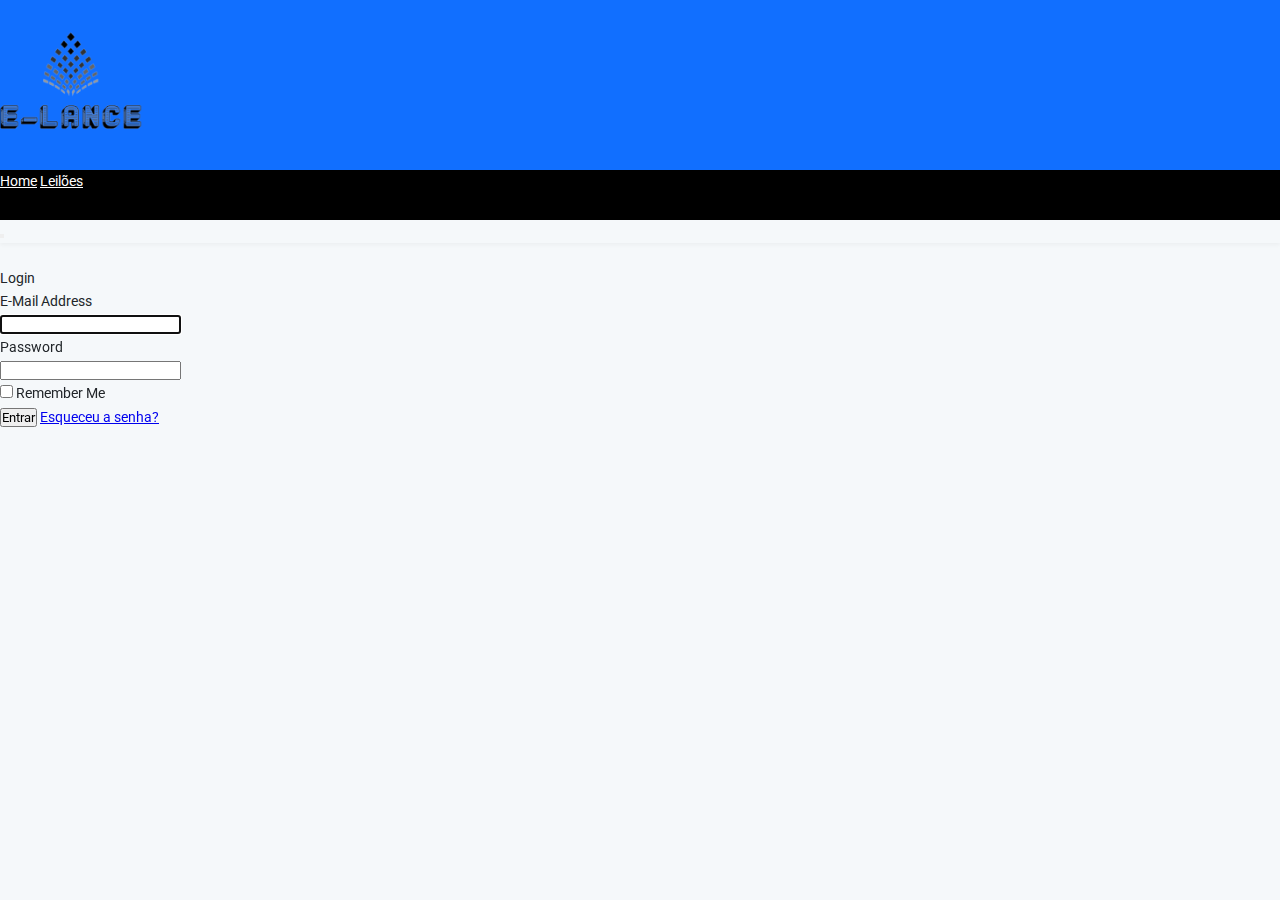
<file: login.html>
<!DOCTYPE html>
<html>

<head>
	<meta charset="UTF-8">
	<meta http-equiv="X-UA-Compatible" content="IE=edge">
	<meta name="viewport" content="width=device-width, initial-scale=1.0">
	<title>E-lance Login</title>

	<link rel="stylesheet" href="./styles/global.css">
	<link rel="stylesheet" href="./styles/index.css">
	<link rel="stylesheet" href="./styles/login.css">
	<!-- bootstrap -->
	<link rel="stylesheet" href="https://stackpath.bootstrapcdn.com/bootstrap/4.1.3/css/bootstrap.min.css"
		integrity="sha384-MCw98/SFnGE8fJT3GXwEOngsV7Zt27NXFoaoApmYm81iuXoPkFOJwJ8ERdknLPMO" crossorigin="anonymous">
	<!-- Google font -> Roboto -->
	<link rel="preconnect" href="https://fonts.googleapis.com">
	<link rel="preconnect" href="https://fonts.gstatic.com" crossorigin>
	<link href="https://fonts.googleapis.com/css2?family=Roboto:wght@100&display=swap" rel="stylesheet">
</head>

<body>
	<header class="w-100 d-flex flex-column">
		<nav class="navbar pb-0" style="justify-content:space-evenly;background: var(--azul);">
		  <a class="navbar-brand" href="index.html">
			<img src="images/logo.png" width="150" class="d-inline-block align-top" alt="">
		  </a>
		</nav>
		<nav class="w-100 d-flex align-items-center" style="background:var(--preto);height: 50px;">
		  <a class="p-3" href="index.html" style="color: var(--branco);">Home</a>
		  <a class="p-3" href="#" style="color: var(--branco);">Leilões</a>
		</nav>
	  </header>
	<!------ Include the above in your HEAD tag ---------->
	<nav class="navbar navbar-expand-lg navbar-light navbar-laravel">
		<div class="container">
			<button class="navbar-toggler" type="button" data-toggle="collapse" data-target="#navbarSupportedContent"
				aria-controls="navbarSupportedContent" aria-expanded="false" aria-label="Toggle navigation">
				<span class="navbar-toggler-icon"></span>
			</button>
		</div>
	</nav>
	<main class="login-form">
		<div class="cotainer">
			<div class="row justify-content-center">
				<div class="col-md-5">
					<div class="card">
						<div class="card-header">Login</div>
						<div class="card-body">
							<form action="" method="">
								<div class="form-group row">
									<label for="email_address" class="col-md-4 col-form-label text-md-right">E-Mail
										Address</label>
									<div class="col-md-6">
										<input type="text" id="email_address" class="form-control" name="email-address"
											required autofocus>
									</div>
								</div>

								<div class="form-group row">
									<label for="password" class="col-md-4	 col-form-label text-md-right">Password</label>
									<div class="col-md-6">
										<input type="password" id="password" class="form-control" name="password"
											required>
									</div>
								</div>

								<div class="form-group row">
									<div class="col-md-6 offset-md-4">
										<div class="checkbox">
											<label>
												<input type="checkbox" name="remember"> Remember Me
											</label>
										</div>
									</div>
								</div>

								<div class="col-md-6 offset-md-4">
									<button type="submit" class="btn btn-primary">
										Entrar
									</button>
									<a href="#" class="btn btn-link">
										Esqueceu a senha?
									</a>
								</div>
							</form>
						</div>
					</div>
				</div>
			</div>
		</div>
	</main>
	<script src="https://code.jquery.com/jquery-3.6.0.min.js"></script>
	<script src="https://stackpath.bootstrapcdn.com/bootstrap/4.1.3/js/bootstrap.min.js"
		integrity="sha384-ChfqqxuZUCnJSK3+MXmPNIyE6ZbWh2IMqE241rYiqJxyMiZ6OW/JmZQ5stwEULTy"
		crossorigin="anonymous"></script>
</body>
</html>
</file>
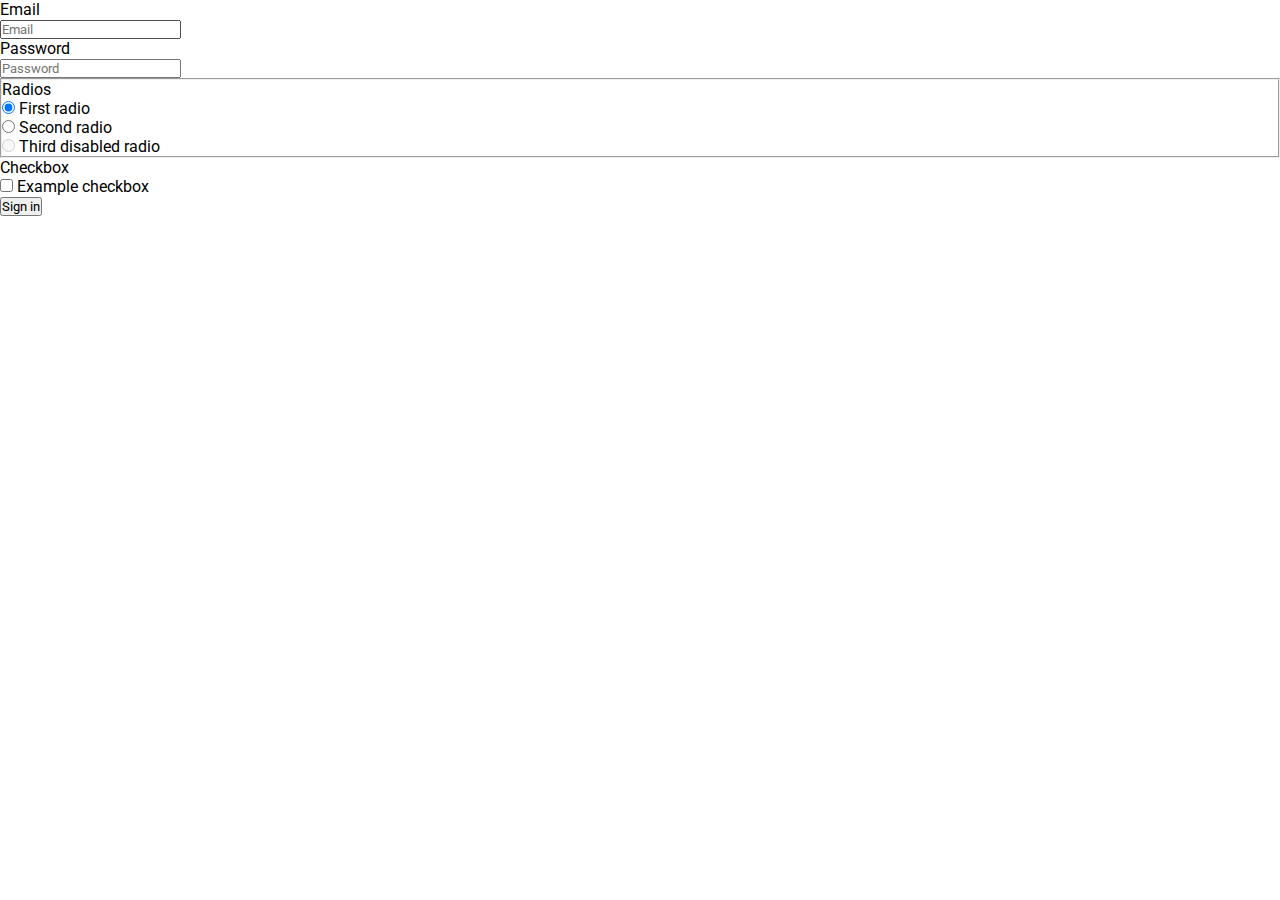
<file: pages/login.html>
<!DOCTYPE html>
<html lang="en">

<head>
    <meta charset="UTF-8">
    <meta http-equiv="X-UA-Compatible" content="IE=edge">
    <meta name="viewport" content="width=device-width, initial-scale=1.0">
    <title>e-lance</title>
    <link rel="stylesheet" href="../styles/global.css">
    <link rel="stylesheet" href="https://stackpath.bootstrapcdn.com/bootstrap/4.1.3/css/bootstrap.min.css"
        integrity="sha384-MCw98/SFnGE8fJT3GXwEOngsV7Zt27NXFoaoApmYm81iuXoPkFOJwJ8ERdknLPMO" crossorigin="anonymous">
    <link rel="preconnect" href="https://fonts.googleapis.com">
    <link rel="preconnect" href="https://fonts.gstatic.com" crossorigin>
    <link href="https://fonts.googleapis.com/css2?family=Roboto:wght@100&display=swap" rel="stylesheet">
</head>

<body>
    <form>
        <div class="form-group row">
          <label for="inputEmail3" class="col-sm-2 col-form-label">Email</label>
          <div class="col-sm-10">
            <input type="email" class="form-control" id="inputEmail3" placeholder="Email">
          </div>
        </div>
        <div class="form-group row">
          <label for="inputPassword3" class="col-sm-2 col-form-label">Password</label>
          <div class="col-sm-10">
            <input type="password" class="form-control" id="inputPassword3" placeholder="Password">
          </div>
        </div>
        <fieldset class="form-group">
          <div class="row">
            <legend class="col-form-label col-sm-2 pt-0">Radios</legend>
            <div class="col-sm-10">
              <div class="form-check">
                <input class="form-check-input" type="radio" name="gridRadios" id="gridRadios1" value="option1" checked>
                <label class="form-check-label" for="gridRadios1">
                  First radio
                </label>
              </div>
              <div class="form-check">
                <input class="form-check-input" type="radio" name="gridRadios" id="gridRadios2" value="option2">
                <label class="form-check-label" for="gridRadios2">
                  Second radio
                </label>
              </div>
              <div class="form-check disabled">
                <input class="form-check-input" type="radio" name="gridRadios" id="gridRadios3" value="option3" disabled>
                <label class="form-check-label" for="gridRadios3">
                  Third disabled radio
                </label>
              </div>
            </div>
          </div>
        </fieldset>
        <div class="form-group row">
          <div class="col-sm-2">Checkbox</div>
          <div class="col-sm-10">
            <div class="form-check">
              <input class="form-check-input" type="checkbox" id="gridCheck1">
              <label class="form-check-label" for="gridCheck1">
                Example checkbox
              </label>
            </div>
          </div>
        </div>
        <div class="form-group row">
          <div class="col-sm-10">
            <button type="submit" class="btn btn-primary">Sign in</button>
          </div>
        </div>
      </form>
    <script src="https://code.jquery.com/jquery-3.6.0.min.js"></script>
    <script src="https://stackpath.bootstrapcdn.com/bootstrap/4.1.3/js/bootstrap.min.js"
        integrity="sha384-ChfqqxuZUCnJSK3+MXmPNIyE6ZbWh2IMqE241rYiqJxyMiZ6OW/JmZQ5stwEULTy"
        crossorigin="anonymous"></script>
</body>

</html>
</file>
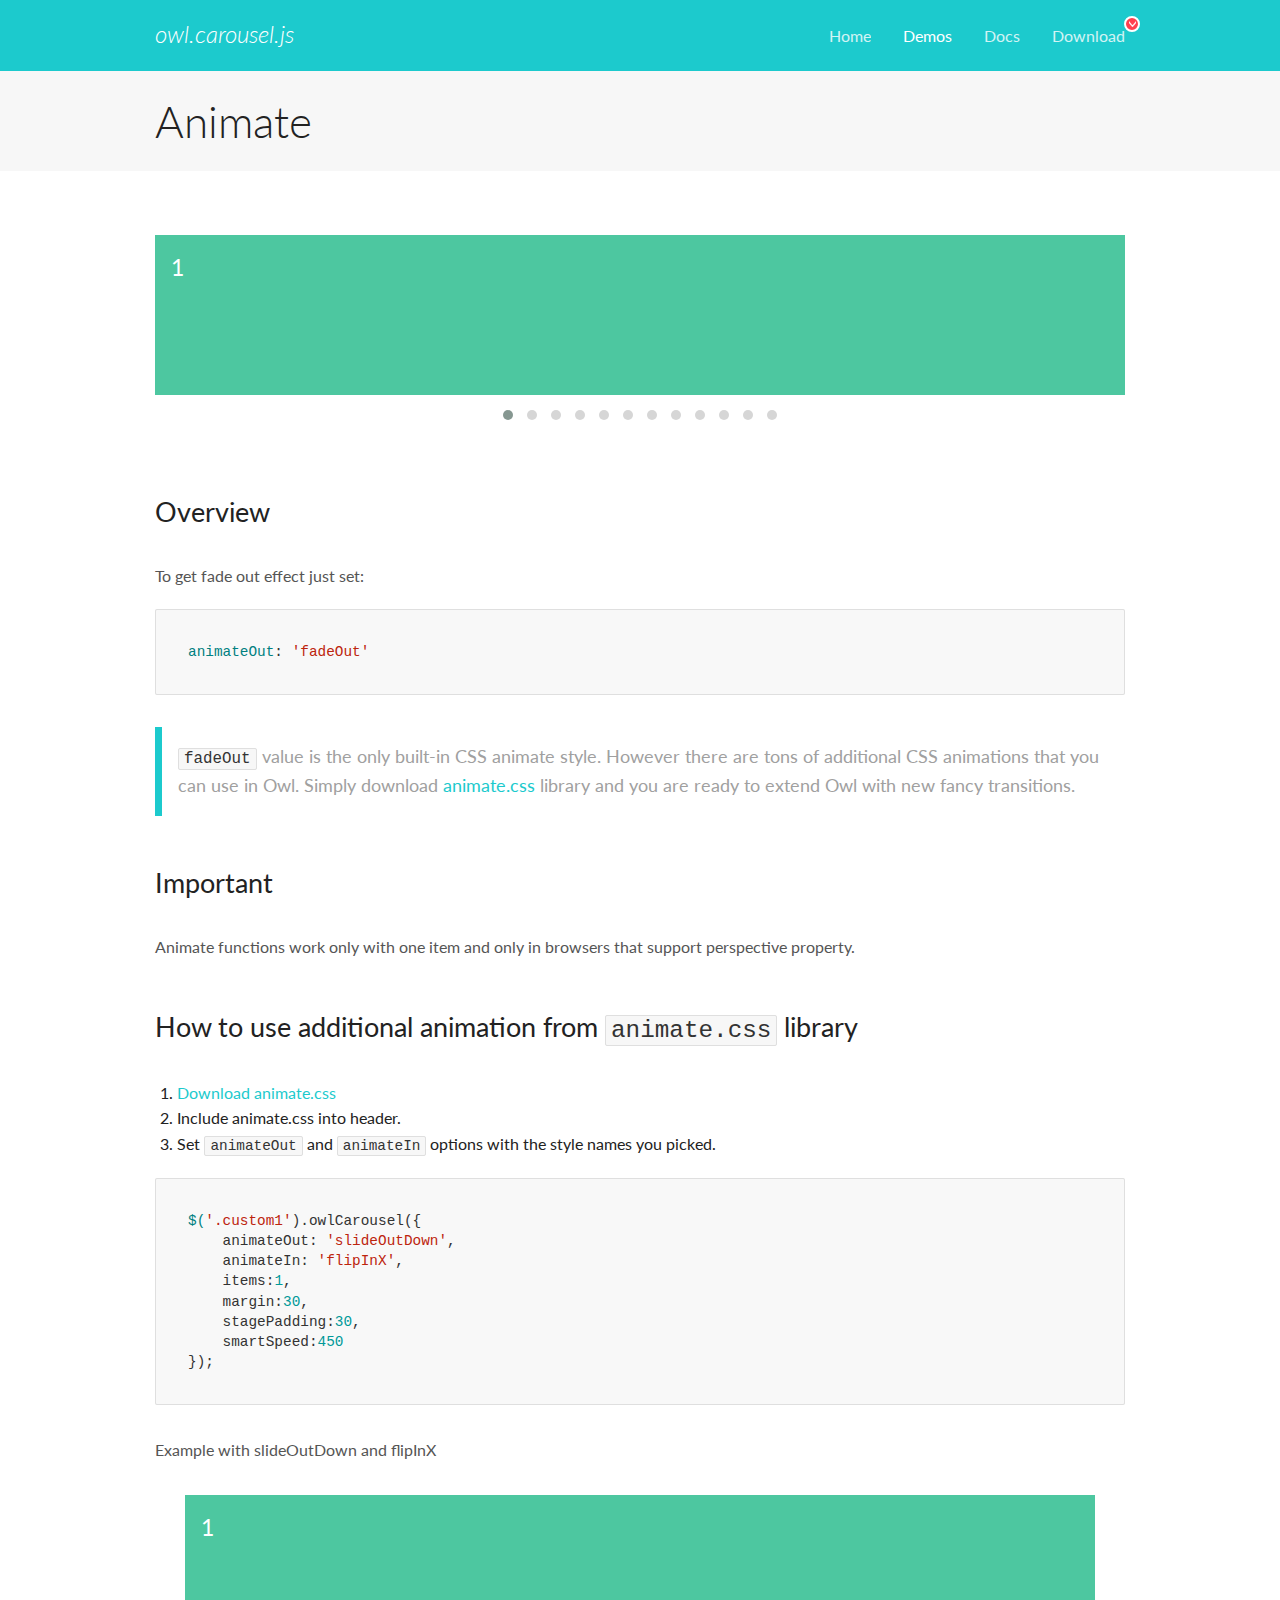
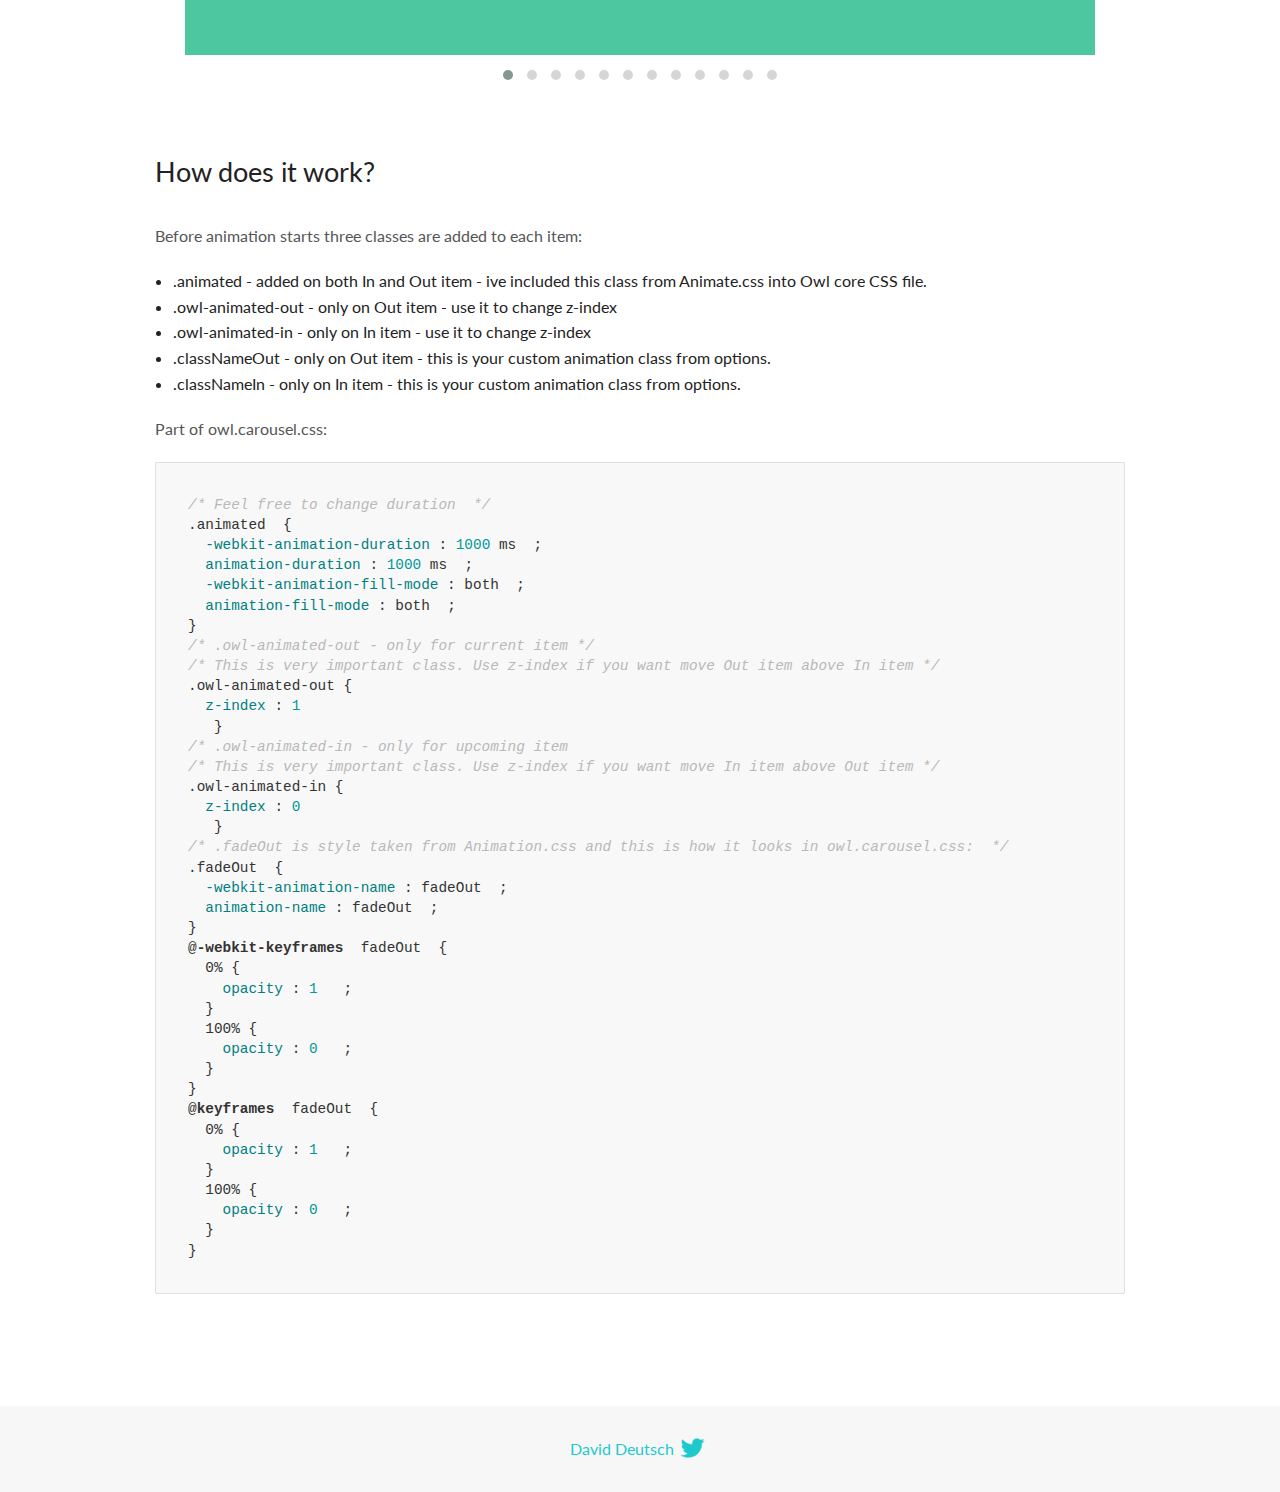
<file: OwlCarousel2-2.3.4/docs/demos/animate.html>
<!DOCTYPE html>
<html lang="en">
  <head>

    <!-- head -->
    <meta charset="utf-8">
    <meta name="msapplication-tap-highlight" content="no" />
    <meta name="viewport" content="width=device-width, initial-scale=1.0" />
    <meta name="description" content="Animate carousel">
    <meta name="author" content="David Deutsch">
    <title>
      Animate Demo | Owl Carousel | 2.3.4
    </title>

    <!-- Stylesheets -->
    <link href='https://fonts.googleapis.com/css?family=Lato:300,400,700,400italic,300italic' rel='stylesheet' type='text/css'>
    <link rel="stylesheet" href="../assets/css/docs.theme.min.css">

    <!-- Owl Stylesheets -->
    <link rel="stylesheet" href="../assets/owlcarousel/assets/owl.carousel.min.css">
    <link rel="stylesheet" href="../assets/owlcarousel/assets/owl.theme.default.min.css">

    <!-- HTML5 shim and Respond.js IE8 support of HTML5 elements and media queries -->

    <!--[if lt IE 9]>
      <script src="https://oss.maxcdn.com/libs/html5shiv/3.7.0/html5shiv.js"></script>
      <script src="https://oss.maxcdn.com/libs/respond.js/1.3.0/respond.min.js"></script>
    <![endif]-->

    <!-- Favicons -->
    <link rel="apple-touch-icon-precomposed" sizes="144x144" href="../assets/ico/apple-touch-icon-144-precomposed.png">
    <link rel="shortcut icon" href="../assets/ico/favicon.png">
    <link rel="shortcut icon" href="favicon.ico">

    <!-- Yeah i know js should not be in header. Its required for demos.-->

    <!-- javascript -->
    <script src="../assets/vendors/jquery.min.js"></script>
    <script src="../assets/owlcarousel/owl.carousel.js"></script>
  </head>
  <body>

    <!-- header -->
    <header class="header">
      <div class="row">
        <div class="large-12 columns">
          <div class="brand left">
            <h3>
              <a href="/OwlCarousel2/">owl.carousel.js</a> 
            </h3>
          </div>
          <a id="toggle-nav" class="right">
            <span></span> <span></span> <span></span> 
          </a> 
          <div class="nav-bar">
            <ul class="clearfix">
              <li> <a href="/OwlCarousel2/index.html">Home</a>  </li>
              <li class="active">
                <a href="/OwlCarousel2/demos/demos.html">Demos</a> 
              </li>
              <li> <a href="/OwlCarousel2/docs/started-welcome.html">Docs</a>  </li>
              <li>
                <a href="https://github.com/OwlCarousel2/OwlCarousel2/archive/2.3.4.zip">Download</a> 
                <span class="download"></span> 
              </li>
            </ul>
          </div>
        </div>
      </div>
    </header>

    <!-- title -->
    <section class="title">
      <div class="row">
        <div class="large-12 columns">
          <h1>Animate</h1>
        </div>
      </div>
    </section>

    <!--  Demos -->
    <section id="demos">
      <div class="row">
        <div class="large-12 columns">
          <div class="fadeOut owl-carousel owl-theme">
            <div class="item">
              <h4>1</h4>
            </div>
            <div class="item">
              <h4>2</h4>
            </div>
            <div class="item">
              <h4>3</h4>
            </div>
            <div class="item">
              <h4>4</h4>
            </div>
            <div class="item">
              <h4>5</h4>
            </div>
            <div class="item">
              <h4>6</h4>
            </div>
            <div class="item">
              <h4>7</h4>
            </div>
            <div class="item">
              <h4>8</h4>
            </div>
            <div class="item">
              <h4>9</h4>
            </div>
            <div class="item">
              <h4>10</h4>
            </div>
            <div class="item">
              <h4>11</h4>
            </div>
            <div class="item">
              <h4>12</h4>
            </div>
          </div>
          <h3 id="overview">Overview</h3>
          <p>To get fade out effect just set:</p>
          <pre><code>animateOut: &#39;fadeOut&#39;</code></pre>
          <blockquote>
            <p><code>fadeOut</code> value is the only built-in CSS animate style. However there are tons of additional CSS animations that you can use in Owl. Simply download
              <a href="https://daneden.github.io/animate.css/">animate.css</a>  library and you are ready to extend Owl with new fancy transitions.</p>
          </blockquote>
          <h3 id="important">Important</h3>
          <p>Animate functions work only with one item and only in browsers that support perspective property.</p>
          <h3 id="how-to-use-additional-animation-from-animate-css-library">How to use additional animation from <code>animate.css</code> library</h3>
          <ol>
            <li> <a href="https://daneden.github.io/animate.css/">Download animate.css</a>  </li>
            <li>Include animate.css into header.</li>
            <li>Set <code>animateOut</code> and <code>animateIn</code> options with the style names you picked.</li>
          </ol>
          <pre><code>$(&#39;.custom1&#39;).owlCarousel({
    animateOut: &#39;slideOutDown&#39;,
    animateIn: &#39;flipInX&#39;,
    items:1,
    margin:30,
    stagePadding:30,
    smartSpeed:450
});</code></pre>
          <p>Example with slideOutDown and flipInX</p>
          <div class="custom1 owl-carousel owl-theme">
            <div class="item">
              <h4>1</h4>
            </div>
            <div class="item">
              <h4>2</h4>
            </div>
            <div class="item">
              <h4>3</h4>
            </div>
            <div class="item">
              <h4>4</h4>
            </div>
            <div class="item">
              <h4>5</h4>
            </div>
            <div class="item">
              <h4>6</h4>
            </div>
            <div class="item">
              <h4>7</h4>
            </div>
            <div class="item">
              <h4>8</h4>
            </div>
            <div class="item">
              <h4>9</h4>
            </div>
            <div class="item">
              <h4>10</h4>
            </div>
            <div class="item">
              <h4>11</h4>
            </div>
            <div class="item">
              <h4>12</h4>
            </div>
          </div>
          <h3 id="how-does-it-work-">How does it work?</h3>
          <p>Before animation starts three classes are added to each item:</p>
          <ul>
            <li>.animated - added on both In and Out item - ive included this class from Animate.css into Owl core CSS file.</li>
            <li>.owl-animated-out - only on Out item - use it to change z-index</li>
            <li>.owl-animated-in - only on In item - use it to change z-index</li>
            <li>.classNameOut - only on Out item - this is your custom animation class from options.</li>
            <li>.classNameIn - only on In item - this is your custom animation class from options.</li>
          </ul>
          <p>Part of owl.carousel.css:</p>
          <pre><code class="language-css"><span class="comment">/* Feel free to change duration  */</span> 
<span class="class">.animated</span>  <span class="rules">{
  <span class="rule"><span class="attribute">-webkit-animation-duration</span> :<span class="value"> <span class="number">1000</span> ms</span> </span> ;
  <span class="rule"><span class="attribute">animation-duration</span> :<span class="value"> <span class="number">1000</span> ms</span> </span> ;
  <span class="rule"><span class="attribute">-webkit-animation-fill-mode</span> :<span class="value"> both</span> </span> ;
  <span class="rule"><span class="attribute">animation-fill-mode</span> :<span class="value"> both</span> </span> ;
<span class="rule">}</span> </span> 
<span class="comment">/* .owl-animated-out - only for current item */</span> 
<span class="comment">/* This is very important class. Use z-index if you want move Out item above In item */</span> 
<span class="class">.owl-animated-out</span> <span class="rules">{
  <span class="rule"><span class="attribute">z-index</span> :<span class="value"> <span class="number">1</span> 
</span> </span> </span> }
<span class="comment">/* .owl-animated-in - only for upcoming item
/* This is very important class. Use z-index if you want move In item above Out item */</span> 
<span class="class">.owl-animated-in</span> <span class="rules">{
  <span class="rule"><span class="attribute">z-index</span> :<span class="value"> <span class="number">0</span> 
</span> </span> </span> }
<span class="comment">/* .fadeOut is style taken from Animation.css and this is how it looks in owl.carousel.css:  */</span> 
<span class="class">.fadeOut</span>  <span class="rules">{
  <span class="rule"><span class="attribute">-webkit-animation-name</span> :<span class="value"> fadeOut</span> </span> ;
  <span class="rule"><span class="attribute">animation-name</span> :<span class="value"> fadeOut</span> </span> ;
<span class="rule">}</span> </span> 
<span class="at_rule">@<span class="keyword">-webkit-keyframes</span>  fadeOut </span> {
  0% <span class="rules">{
    <span class="rule"><span class="attribute">opacity</span> :<span class="value"> <span class="number">1</span> </span> </span> ;
  <span class="rule">}</span> </span> 
  100% <span class="rules">{
    <span class="rule"><span class="attribute">opacity</span> :<span class="value"> <span class="number">0</span> </span> </span> ;
  <span class="rule">}</span> </span> 
}
<span class="at_rule">@<span class="keyword">keyframes</span>  fadeOut </span> {
  0% <span class="rules">{
    <span class="rule"><span class="attribute">opacity</span> :<span class="value"> <span class="number">1</span> </span> </span> ;
  <span class="rule">}</span> </span> 
  100% <span class="rules">{
    <span class="rule"><span class="attribute">opacity</span> :<span class="value"> <span class="number">0</span> </span> </span> ;
  <span class="rule">}</span> </span> 
}</code></pre>
          <link rel="stylesheet" href="../assets/css/animate.css">
          <script>
            jQuery(document).ready(function($) {
              $('.fadeOut').owlCarousel({
                items: 1,
                animateOut: 'fadeOut',
                loop: true,
                margin: 10,
              });
              $('.custom1').owlCarousel({
                animateOut: 'slideOutDown',
                animateIn: 'flipInX',
                items: 1,
                margin: 30,
                stagePadding: 30,
                smartSpeed: 450
              });
            });
          </script>
        </div>
      </div>
    </section>

    <!-- footer -->
    <footer class="footer">
      <div class="row">
        <div class="large-12 columns">
          <h5>
            <a href="/OwlCarousel2/docs/support-contact.html">David Deutsch</a> 
            <a id="custom-tweet-button" href="https://twitter.com/share?url=https://github.com/OwlCarousel2/OwlCarousel2&text=Owl Carousel - This is so awesome! " target="_blank"></a> 
          </h5>
        </div>
      </div>
    </footer>

    <!-- vendors -->
    <script src="../assets/vendors/highlight.js"></script>
    <script src="../assets/js/app.js"></script>
  </body>
</html>
</file>
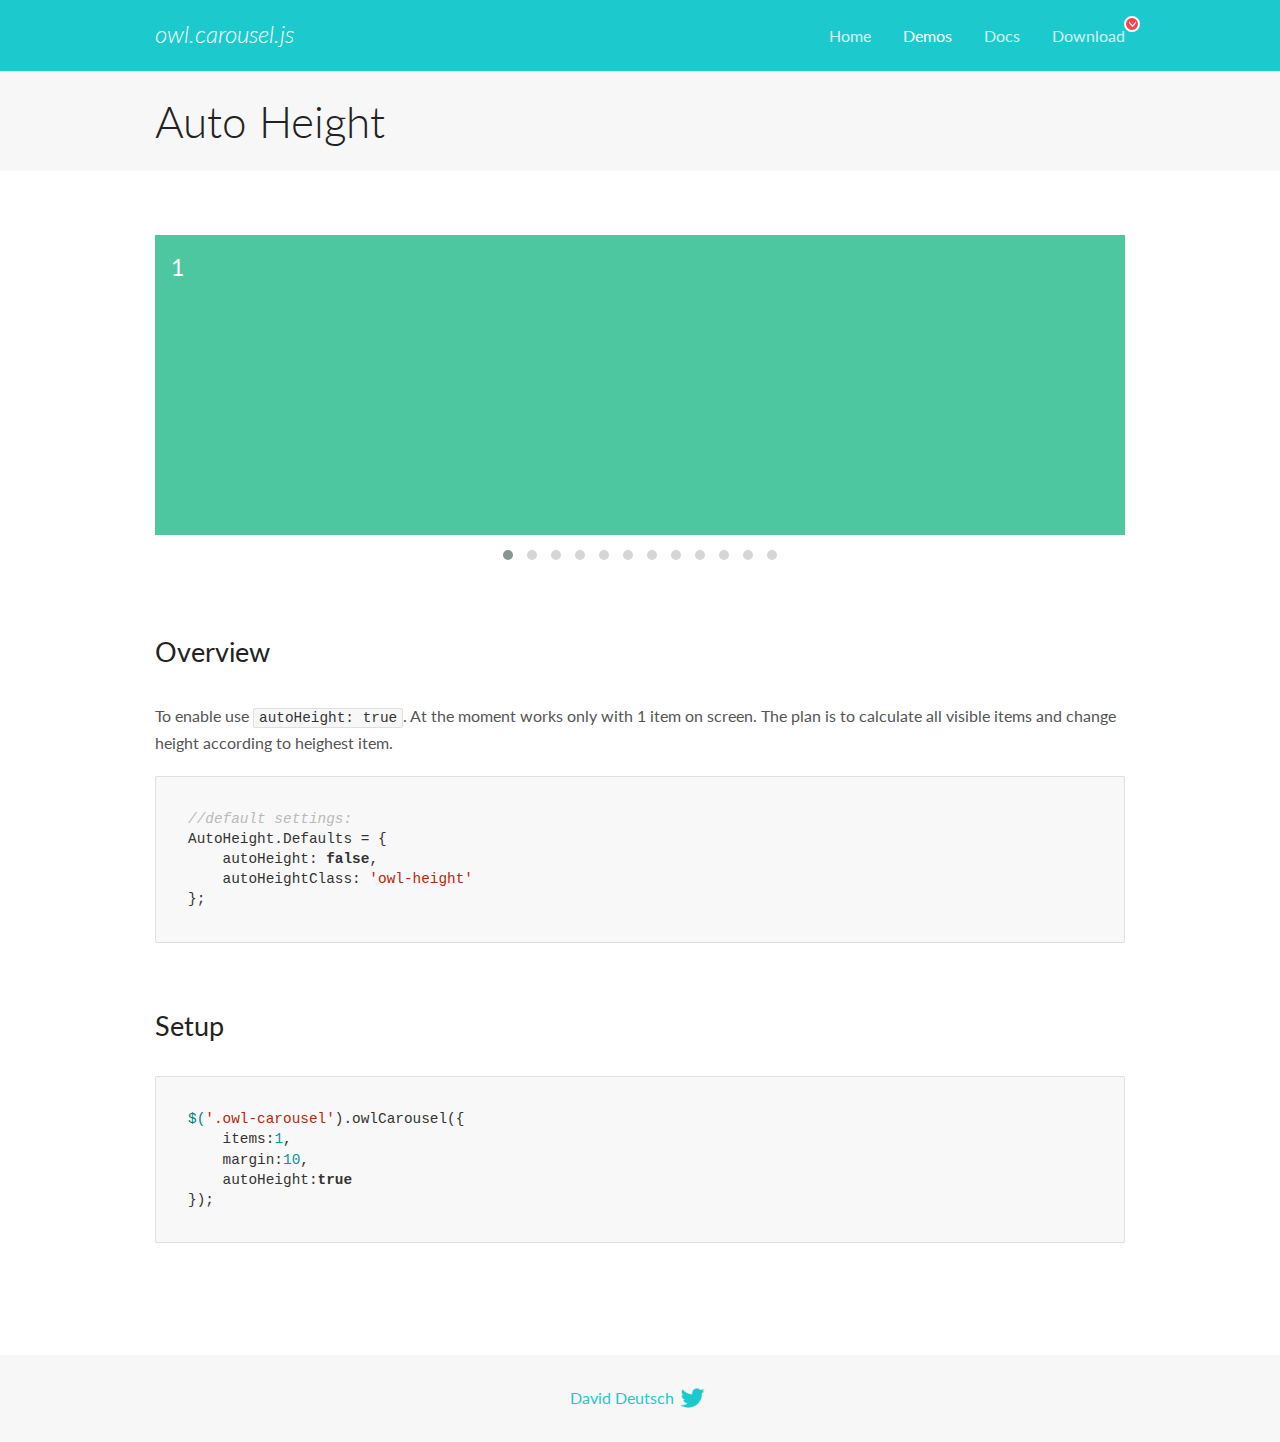
<file: OwlCarousel2-2.3.4/docs/demos/autoheight.html>
<!DOCTYPE html>
<html lang="en">
  <head>

    <!-- head -->
    <meta charset="utf-8">
    <meta name="msapplication-tap-highlight" content="no" />
    <meta name="viewport" content="width=device-width, initial-scale=1.0" />
    <meta name="description" content="autoHeight usage demo">
    <meta name="author" content="David Deutsch">
    <title>
      Auto Height Demo | Owl Carousel | 2.3.4
    </title>

    <!-- Stylesheets -->
    <link href='https://fonts.googleapis.com/css?family=Lato:300,400,700,400italic,300italic' rel='stylesheet' type='text/css'>
    <link rel="stylesheet" href="../assets/css/docs.theme.min.css">

    <!-- Owl Stylesheets -->
    <link rel="stylesheet" href="../assets/owlcarousel/assets/owl.carousel.min.css">
    <link rel="stylesheet" href="../assets/owlcarousel/assets/owl.theme.default.min.css">

    <!-- HTML5 shim and Respond.js IE8 support of HTML5 elements and media queries -->

    <!--[if lt IE 9]>
      <script src="https://oss.maxcdn.com/libs/html5shiv/3.7.0/html5shiv.js"></script>
      <script src="https://oss.maxcdn.com/libs/respond.js/1.3.0/respond.min.js"></script>
    <![endif]-->

    <!-- Favicons -->
    <link rel="apple-touch-icon-precomposed" sizes="144x144" href="../assets/ico/apple-touch-icon-144-precomposed.png">
    <link rel="shortcut icon" href="../assets/ico/favicon.png">
    <link rel="shortcut icon" href="favicon.ico">

    <!-- Yeah i know js should not be in header. Its required for demos.-->

    <!-- javascript -->
    <script src="../assets/vendors/jquery.min.js"></script>
    <script src="../assets/owlcarousel/owl.carousel.js"></script>
  </head>
  <body>

    <!-- header -->
    <header class="header">
      <div class="row">
        <div class="large-12 columns">
          <div class="brand left">
            <h3>
              <a href="/OwlCarousel2/">owl.carousel.js</a> 
            </h3>
          </div>
          <a id="toggle-nav" class="right">
            <span></span> <span></span> <span></span> 
          </a> 
          <div class="nav-bar">
            <ul class="clearfix">
              <li> <a href="/OwlCarousel2/index.html">Home</a>  </li>
              <li class="active">
                <a href="/OwlCarousel2/demos/demos.html">Demos</a> 
              </li>
              <li> <a href="/OwlCarousel2/docs/started-welcome.html">Docs</a>  </li>
              <li>
                <a href="https://github.com/OwlCarousel2/OwlCarousel2/archive/2.3.4.zip">Download</a> 
                <span class="download"></span> 
              </li>
            </ul>
          </div>
        </div>
      </div>
    </header>

    <!-- title -->
    <section class="title">
      <div class="row">
        <div class="large-12 columns">
          <h1>Auto Height</h1>
        </div>
      </div>
    </section>

    <!--  Demos -->
    <section id="demos">
      <div class="row">
        <div class="large-12 columns">
          <div class="owl-carousel owl-theme">
            <div class="item" style="height:300px">
              <h4>1</h4>
            </div>
            <div class="item" style="height:100px">
              <h4>2</h4>
            </div>
            <div class="item" style="height:500px">
              <h4>3</h4>
            </div>
            <div class="item" style="height:250px">
              <h4>4</h4>
            </div>
            <div class="item" style="height:400px">
              <h4>5</h4>
            </div>
            <div class="item" style="height:500px">
              <h4>6</h4>
            </div>
            <div class="item" style="height:600px">
              <h4>7</h4>
            </div>
            <div class="item" style="height:400px">
              <h4>8</h4>
            </div>
            <div class="item" style="height:300px">
              <h4>9</h4>
            </div>
            <div class="item" style="height:350px">
              <h4>10</h4>
            </div>
            <div class="item" style="height:200px">
              <h4>11</h4>
            </div>
            <div class="item" style="height:150px">
              <h4>12</h4>
            </div>
          </div>
          <h3 id="overview">Overview</h3>
          <p>To enable use <code>autoHeight: true</code>. At the moment works only with 1 item on screen. The plan is to calculate all visible items and change height according to heighest item.</p>
          <pre><code>//default settings:
AutoHeight.Defaults = {
    autoHeight: false,
    autoHeightClass: &#39;owl-height&#39;
};</code></pre>
          <h3 id="setup">Setup</h3>
          <pre><code>$(&#39;.owl-carousel&#39;).owlCarousel({
    items:1,
    margin:10,
    autoHeight:true
});</code></pre>
          <script>
            $(document).ready(function() {
              $('.owl-carousel').owlCarousel({
                items: 1,
                margin: 10,
                autoHeight: true
              });
            })
          </script>
        </div>
      </div>
    </section>

    <!-- footer -->
    <footer class="footer">
      <div class="row">
        <div class="large-12 columns">
          <h5>
            <a href="/OwlCarousel2/docs/support-contact.html">David Deutsch</a> 
            <a id="custom-tweet-button" href="https://twitter.com/share?url=https://github.com/OwlCarousel2/OwlCarousel2&text=Owl Carousel - This is so awesome! " target="_blank"></a> 
          </h5>
        </div>
      </div>
    </footer>

    <!-- vendors -->
    <script src="../assets/vendors/highlight.js"></script>
    <script src="../assets/js/app.js"></script>
  </body>
</html>
</file>
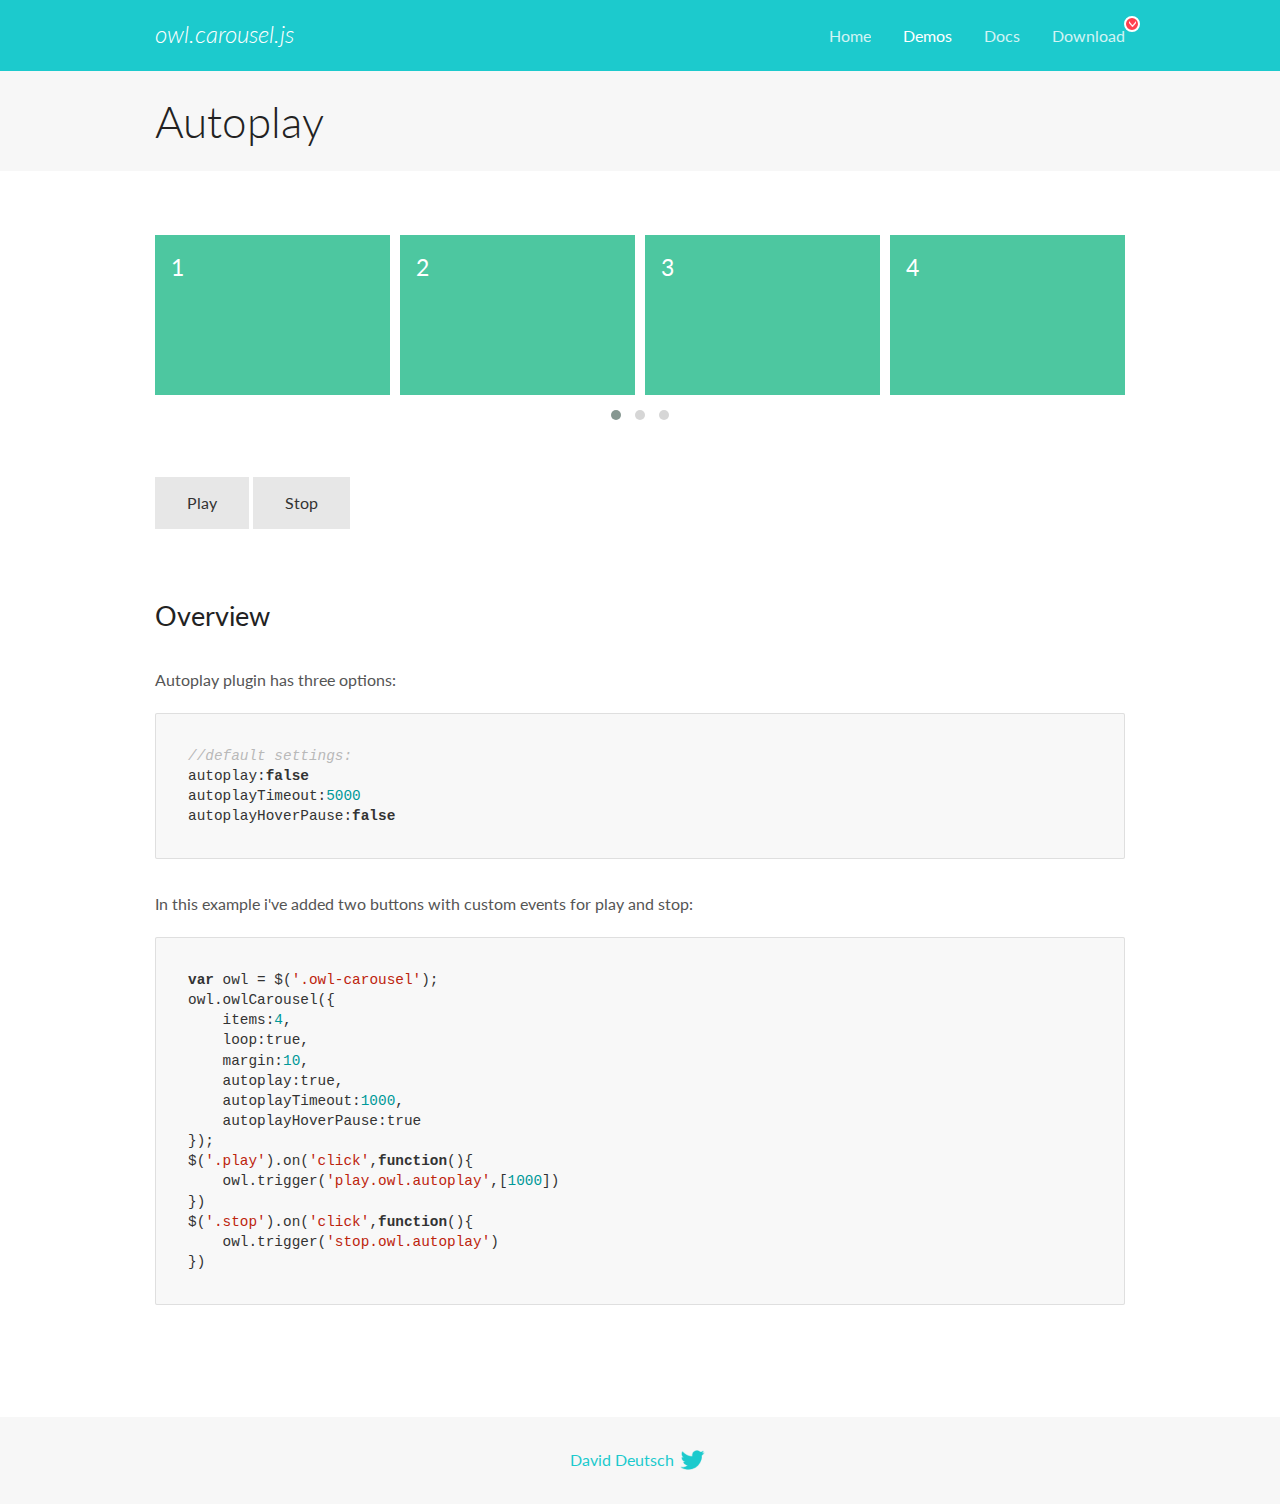
<file: OwlCarousel2-2.3.4/docs/demos/autoplay.html>
<!DOCTYPE html>
<html lang="en">
  <head>

    <!-- head -->
    <meta charset="utf-8">
    <meta name="msapplication-tap-highlight" content="no" />
    <meta name="viewport" content="width=device-width, initial-scale=1.0" />
    <meta name="description" content="Autoplay usage demo">
    <meta name="author" content="David Deutsch">
    <title>
      Autoplay Demo | Owl Carousel | 2.3.4
    </title>

    <!-- Stylesheets -->
    <link href='https://fonts.googleapis.com/css?family=Lato:300,400,700,400italic,300italic' rel='stylesheet' type='text/css'>
    <link rel="stylesheet" href="../assets/css/docs.theme.min.css">

    <!-- Owl Stylesheets -->
    <link rel="stylesheet" href="../assets/owlcarousel/assets/owl.carousel.min.css">
    <link rel="stylesheet" href="../assets/owlcarousel/assets/owl.theme.default.min.css">

    <!-- HTML5 shim and Respond.js IE8 support of HTML5 elements and media queries -->

    <!--[if lt IE 9]>
      <script src="https://oss.maxcdn.com/libs/html5shiv/3.7.0/html5shiv.js"></script>
      <script src="https://oss.maxcdn.com/libs/respond.js/1.3.0/respond.min.js"></script>
    <![endif]-->

    <!-- Favicons -->
    <link rel="apple-touch-icon-precomposed" sizes="144x144" href="../assets/ico/apple-touch-icon-144-precomposed.png">
    <link rel="shortcut icon" href="../assets/ico/favicon.png">
    <link rel="shortcut icon" href="favicon.ico">

    <!-- Yeah i know js should not be in header. Its required for demos.-->

    <!-- javascript -->
    <script src="../assets/vendors/jquery.min.js"></script>
    <script src="../assets/owlcarousel/owl.carousel.js"></script>
  </head>
  <body>

    <!-- header -->
    <header class="header">
      <div class="row">
        <div class="large-12 columns">
          <div class="brand left">
            <h3>
              <a href="/OwlCarousel2/">owl.carousel.js</a> 
            </h3>
          </div>
          <a id="toggle-nav" class="right">
            <span></span> <span></span> <span></span> 
          </a> 
          <div class="nav-bar">
            <ul class="clearfix">
              <li> <a href="/OwlCarousel2/index.html">Home</a>  </li>
              <li class="active">
                <a href="/OwlCarousel2/demos/demos.html">Demos</a> 
              </li>
              <li> <a href="/OwlCarousel2/docs/started-welcome.html">Docs</a>  </li>
              <li>
                <a href="https://github.com/OwlCarousel2/OwlCarousel2/archive/2.3.4.zip">Download</a> 
                <span class="download"></span> 
              </li>
            </ul>
          </div>
        </div>
      </div>
    </header>

    <!-- title -->
    <section class="title">
      <div class="row">
        <div class="large-12 columns">
          <h1>Autoplay</h1>
        </div>
      </div>
    </section>

    <!--  Demos -->
    <section id="demos">
      <div class="row">
        <div class="large-12 columns">
          <div class="owl-carousel owl-theme">
            <div class="item">
              <h4>1</h4>
            </div>
            <div class="item">
              <h4>2</h4>
            </div>
            <div class="item">
              <h4>3</h4>
            </div>
            <div class="item">
              <h4>4</h4>
            </div>
            <div class="item">
              <h4>5</h4>
            </div>
            <div class="item">
              <h4>6</h4>
            </div>
            <div class="item">
              <h4>7</h4>
            </div>
            <div class="item">
              <h4>8</h4>
            </div>
            <div class="item">
              <h4>9</h4>
            </div>
            <div class="item">
              <h4>10</h4>
            </div>
            <div class="item">
              <h4>11</h4>
            </div>
            <div class="item">
              <h4>12</h4>
            </div>
          </div>
          <a class="button secondary play">Play</a> 
          <a class="button secondary stop">Stop</a> 
          <h3 id="overview">Overview</h3>
          <p>Autoplay plugin has three options:</p>
          <pre><code>//default settings:
autoplay:false
autoplayTimeout:5000
autoplayHoverPause:false</code></pre>
          <p>In this example i&#39;ve added two buttons with custom events for play and stop:</p>
          <pre><code>var owl = $(&#39;.owl-carousel&#39;);
owl.owlCarousel({
    items:4,
    loop:true,
    margin:10,
    autoplay:true,
    autoplayTimeout:1000,
    autoplayHoverPause:true
});
$(&#39;.play&#39;).on(&#39;click&#39;,function(){
    owl.trigger(&#39;play.owl.autoplay&#39;,[1000])
})
$(&#39;.stop&#39;).on(&#39;click&#39;,function(){
    owl.trigger(&#39;stop.owl.autoplay&#39;)
})</code></pre>
          <script>
            $(document).ready(function() {
              var owl = $('.owl-carousel');
              owl.owlCarousel({
                items: 4,
                loop: true,
                margin: 10,
                autoplay: true,
                autoplayTimeout: 1000,
                autoplayHoverPause: true
              });
              $('.play').on('click', function() {
                owl.trigger('play.owl.autoplay', [1000])
              })
              $('.stop').on('click', function() {
                owl.trigger('stop.owl.autoplay')
              })
            })
          </script>
        </div>
      </div>
    </section>

    <!-- footer -->
    <footer class="footer">
      <div class="row">
        <div class="large-12 columns">
          <h5>
            <a href="/OwlCarousel2/docs/support-contact.html">David Deutsch</a> 
            <a id="custom-tweet-button" href="https://twitter.com/share?url=https://github.com/OwlCarousel2/OwlCarousel2&text=Owl Carousel - This is so awesome! " target="_blank"></a> 
          </h5>
        </div>
      </div>
    </footer>

    <!-- vendors -->
    <script src="../assets/vendors/highlight.js"></script>
    <script src="../assets/js/app.js"></script>
  </body>
</html>
</file>
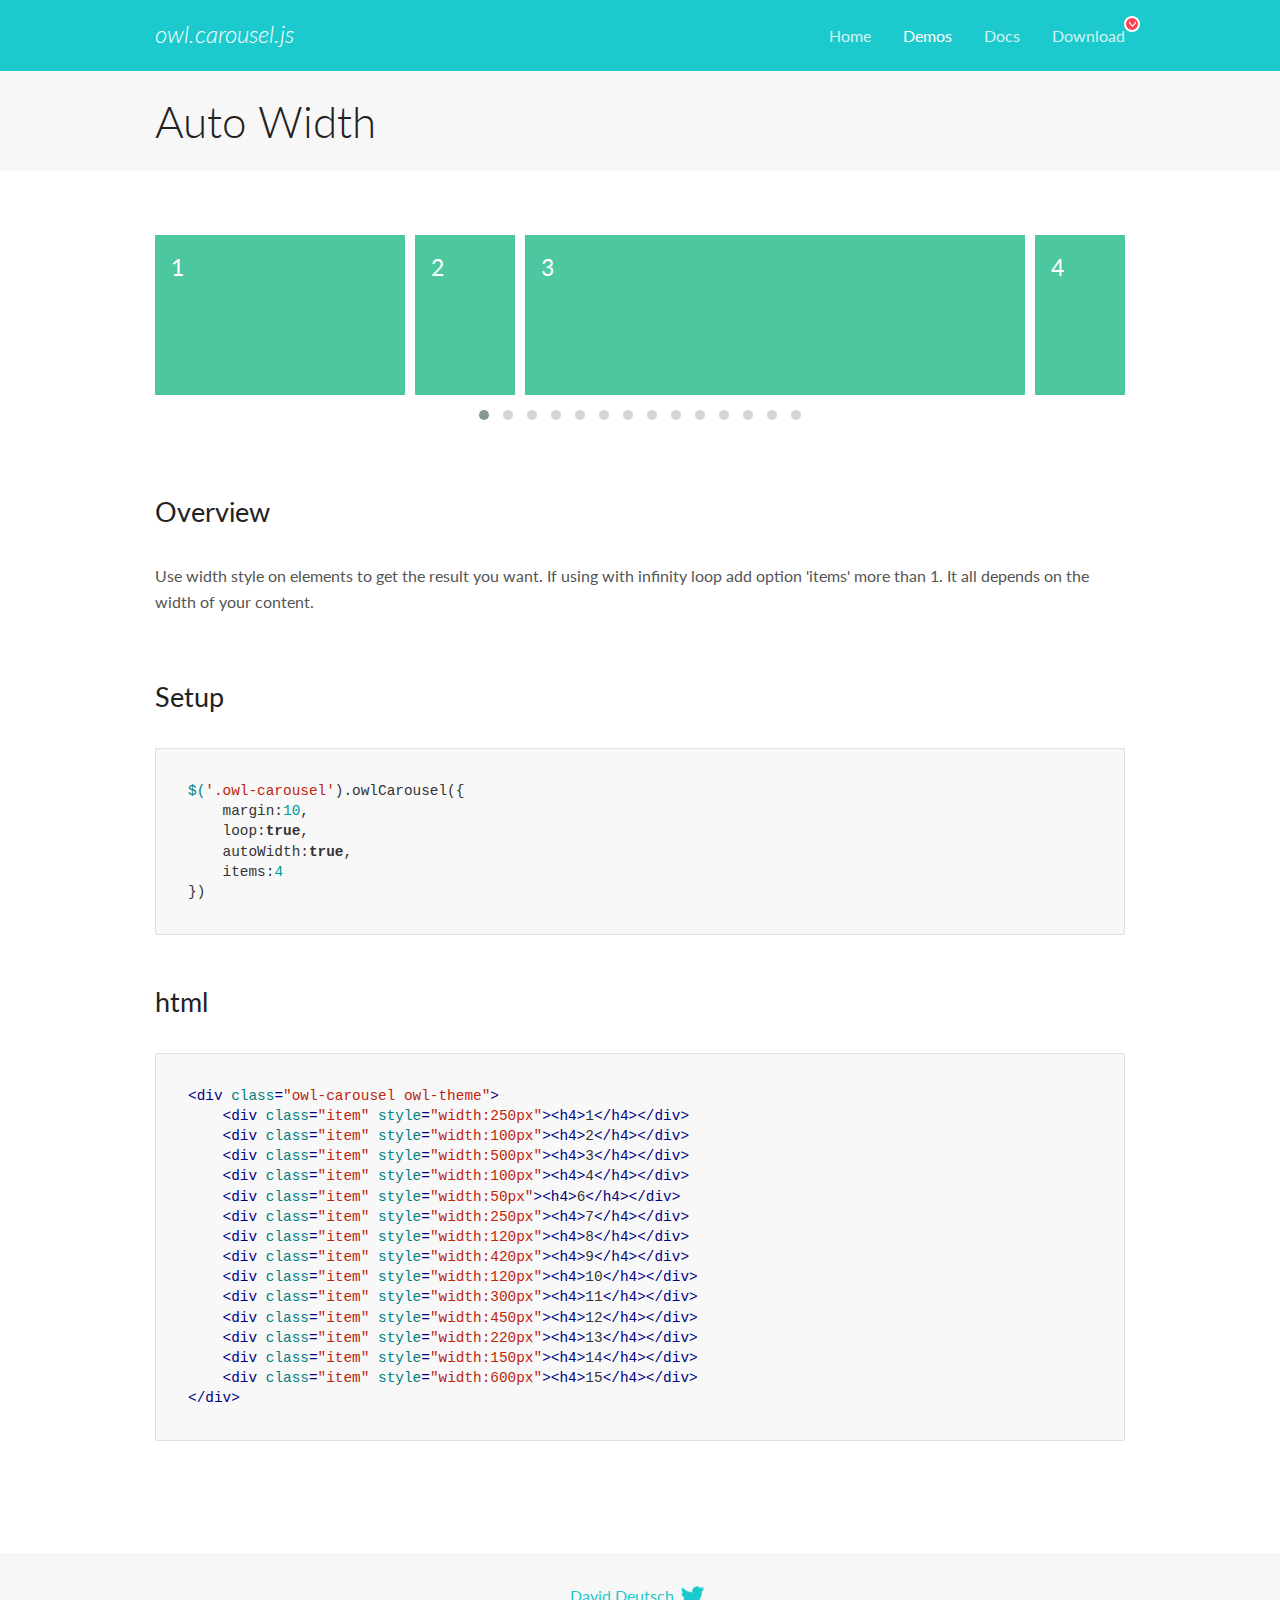
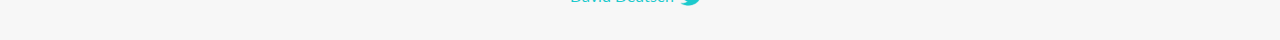
<file: OwlCarousel2-2.3.4/docs/demos/autowidth.html>
<!DOCTYPE html>
<html lang="en">
  <head>

    <!-- head -->
    <meta charset="utf-8">
    <meta name="msapplication-tap-highlight" content="no" />
    <meta name="viewport" content="width=device-width, initial-scale=1.0" />
    <meta name="description" content="Auto Width">
    <meta name="author" content="David Deutsch">
    <title>
      Auto Width Demo | Owl Carousel | 2.3.4
    </title>

    <!-- Stylesheets -->
    <link href='https://fonts.googleapis.com/css?family=Lato:300,400,700,400italic,300italic' rel='stylesheet' type='text/css'>
    <link rel="stylesheet" href="../assets/css/docs.theme.min.css">

    <!-- Owl Stylesheets -->
    <link rel="stylesheet" href="../assets/owlcarousel/assets/owl.carousel.min.css">
    <link rel="stylesheet" href="../assets/owlcarousel/assets/owl.theme.default.min.css">

    <!-- HTML5 shim and Respond.js IE8 support of HTML5 elements and media queries -->

    <!--[if lt IE 9]>
      <script src="https://oss.maxcdn.com/libs/html5shiv/3.7.0/html5shiv.js"></script>
      <script src="https://oss.maxcdn.com/libs/respond.js/1.3.0/respond.min.js"></script>
    <![endif]-->

    <!-- Favicons -->
    <link rel="apple-touch-icon-precomposed" sizes="144x144" href="../assets/ico/apple-touch-icon-144-precomposed.png">
    <link rel="shortcut icon" href="../assets/ico/favicon.png">
    <link rel="shortcut icon" href="favicon.ico">

    <!-- Yeah i know js should not be in header. Its required for demos.-->

    <!-- javascript -->
    <script src="../assets/vendors/jquery.min.js"></script>
    <script src="../assets/owlcarousel/owl.carousel.js"></script>
  </head>
  <body>

    <!-- header -->
    <header class="header">
      <div class="row">
        <div class="large-12 columns">
          <div class="brand left">
            <h3>
              <a href="/OwlCarousel2/">owl.carousel.js</a> 
            </h3>
          </div>
          <a id="toggle-nav" class="right">
            <span></span> <span></span> <span></span> 
          </a> 
          <div class="nav-bar">
            <ul class="clearfix">
              <li> <a href="/OwlCarousel2/index.html">Home</a>  </li>
              <li class="active">
                <a href="/OwlCarousel2/demos/demos.html">Demos</a> 
              </li>
              <li> <a href="/OwlCarousel2/docs/started-welcome.html">Docs</a>  </li>
              <li>
                <a href="https://github.com/OwlCarousel2/OwlCarousel2/archive/2.3.4.zip">Download</a> 
                <span class="download"></span> 
              </li>
            </ul>
          </div>
        </div>
      </div>
    </header>

    <!-- title -->
    <section class="title">
      <div class="row">
        <div class="large-12 columns">
          <h1>Auto Width</h1>
        </div>
      </div>
    </section>

    <!--  Demos -->
    <section id="demos">
      <div class="row">
        <div class="large-12 columns">
          <div class="owl-carousel owl-theme">
            <div class="item" style="width:250px">
              <h4>1</h4>
            </div>
            <div class="item" style="width:100px">
              <h4>2</h4>
            </div>
            <div class="item" style="width:500px">
              <h4>3</h4>
            </div>
            <div class="item" style="width:100px">
              <h4>4</h4>
            </div>
            <div class="item" style="width:50px">
              <h4>6</h4>
            </div>
            <div class="item" style="width:250px">
              <h4>7</h4>
            </div>
            <div class="item" style="width:120px">
              <h4>8</h4>
            </div>
            <div class="item" style="width:420px">
              <h4>9</h4>
            </div>
            <div class="item" style="width:120px">
              <h4>10</h4>
            </div>
            <div class="item" style="width:300px">
              <h4>11</h4>
            </div>
            <div class="item" style="width:450px">
              <h4>12</h4>
            </div>
            <div class="item" style="width:220px">
              <h4>13</h4>
            </div>
            <div class="item" style="width:150px">
              <h4>14</h4>
            </div>
            <div class="item" style="width:600px">
              <h4>15</h4>
            </div>
          </div>
          <h3 id="overview">Overview</h3>
          <p>Use width style on elements to get the result you want. If using with infinity loop add option &#39;items&#39; more than 1. It all depends on the width of your content.</p>
          <h3 id="setup">Setup</h3>
          <pre><code>$(&#39;.owl-carousel&#39;).owlCarousel({
    margin:10,
    loop:true,
    autoWidth:true,
    items:4
})</code></pre>
          <h3 id="html">html</h3>
          <pre><code>&lt;div class=&quot;owl-carousel owl-theme&quot;&gt;
    &lt;div class=&quot;item&quot; style=&quot;width:250px&quot;&gt;&lt;h4&gt;1&lt;/h4&gt;&lt;/div&gt;
    &lt;div class=&quot;item&quot; style=&quot;width:100px&quot;&gt;&lt;h4&gt;2&lt;/h4&gt;&lt;/div&gt;
    &lt;div class=&quot;item&quot; style=&quot;width:500px&quot;&gt;&lt;h4&gt;3&lt;/h4&gt;&lt;/div&gt;
    &lt;div class=&quot;item&quot; style=&quot;width:100px&quot;&gt;&lt;h4&gt;4&lt;/h4&gt;&lt;/div&gt;
    &lt;div class=&quot;item&quot; style=&quot;width:50px&quot;&gt;&lt;h4&gt;6&lt;/h4&gt;&lt;/div&gt;
    &lt;div class=&quot;item&quot; style=&quot;width:250px&quot;&gt;&lt;h4&gt;7&lt;/h4&gt;&lt;/div&gt;
    &lt;div class=&quot;item&quot; style=&quot;width:120px&quot;&gt;&lt;h4&gt;8&lt;/h4&gt;&lt;/div&gt;
    &lt;div class=&quot;item&quot; style=&quot;width:420px&quot;&gt;&lt;h4&gt;9&lt;/h4&gt;&lt;/div&gt;
    &lt;div class=&quot;item&quot; style=&quot;width:120px&quot;&gt;&lt;h4&gt;10&lt;/h4&gt;&lt;/div&gt;
    &lt;div class=&quot;item&quot; style=&quot;width:300px&quot;&gt;&lt;h4&gt;11&lt;/h4&gt;&lt;/div&gt;
    &lt;div class=&quot;item&quot; style=&quot;width:450px&quot;&gt;&lt;h4&gt;12&lt;/h4&gt;&lt;/div&gt;
    &lt;div class=&quot;item&quot; style=&quot;width:220px&quot;&gt;&lt;h4&gt;13&lt;/h4&gt;&lt;/div&gt;
    &lt;div class=&quot;item&quot; style=&quot;width:150px&quot;&gt;&lt;h4&gt;14&lt;/h4&gt;&lt;/div&gt;
    &lt;div class=&quot;item&quot; style=&quot;width:600px&quot;&gt;&lt;h4&gt;15&lt;/h4&gt;&lt;/div&gt;
&lt;/div&gt;</code></pre>
          <script>
            $(document).ready(function() {
              $('.owl-carousel').owlCarousel({
                margin: 10,
                loop: true,
                autoWidth: true,
                items: 4
              })
            })
          </script>
        </div>
      </div>
    </section>

    <!-- footer -->
    <footer class="footer">
      <div class="row">
        <div class="large-12 columns">
          <h5>
            <a href="/OwlCarousel2/docs/support-contact.html">David Deutsch</a> 
            <a id="custom-tweet-button" href="https://twitter.com/share?url=https://github.com/OwlCarousel2/OwlCarousel2&text=Owl Carousel - This is so awesome! " target="_blank"></a> 
          </h5>
        </div>
      </div>
    </footer>

    <!-- vendors -->
    <script src="../assets/vendors/highlight.js"></script>
    <script src="../assets/js/app.js"></script>
  </body>
</html>
</file>
<file: styles/global.css>
*{
    box-sizing: border-box;
    padding: 0;
    margin: 0;
    font-family: 'Roboto', sans-serif;
}

:root{
    --azul: #116FFF;
    --branco: #FFFFFF;
    --preto: #000000;
    --cinza-escuro: #282828;
    --amarelo-esverdeado: #C3EB1E;
}

header{
    background: var(--azul);
}
.link{
    color: var(--preto);
}
footer{
    background:var(--preto);
    min-height: 70px;
}
footer > h6{color: var(--branco);}

@media only screen and (max-width: 425px) {
    .navbar{width: 100% !important;}
    .navbar-brand > img{width: 100PX;}

}
</file>
<file: styles/index.css>
.btn-details{
    background: var(--cinza-escuro);
    color: var(--branco);
    text-align: center;
    font-size: 18px;
    width: 100%;
    height: 50px;
    cursor: pointer;
}

.item > p{
    margin: 10px;
    font-size: 14px;
}

.owl-carousel .owl-item img{
    height:285px;
    width:100%;
}

@media only screen and (min-width: 1503px) {
    body{
        height: 100vh;
    }
}
</file>
<file: styles/areaUsuario.css>
@media only screen and (max-width: 600px) {
    section{
        flex-direction: column;
        /* justify-content: center !important; */
    }
}
</file>
<file: styles/detalhes.css>
.card{

}
.card-body{
    text-align:center;
}
main {
    display: flex;
    justify-content: space-between;
    padding: 20px;
    width: 100%;
}
.area-lances{
    width: 100%;
    display:flex;
    flex-direction: column;
    justify-content: space-between;
    align-items: center;
}

.my-custom-scrollbar {
    position: relative;
    height: 200px;
    overflow: auto;
}
.table-wrapper-scroll-y {
    display: block; 
}

@media only screen and (max-width: 576px) {
    main{
        flex-direction: column;
        align-items: center;
    }
}
</file>
<file: styles/leiloes.css>
.btn-details {
    background: var(--cinza-escuro);
    color: var(--branco);
    text-align: center;
    font-size: 18px;
    width: 100%;
    height: 50px;
}

.item > p{
    margin: 10px;
    font-size: 14px;
}
th{
    color: var(--preto);
}
td{
    font-weight: bold;
   color: var(--cinza-escuro);
}
</file>
<file: styles/login.css>
@import url(https://fonts.googleapis.com/css?family=Raleway:300,400,600);


body{
    margin: 0;
    font-size: .9rem;
    font-weight: 400;
    line-height: 1.6;
    color: #212529;
    text-align: left;
    background-color: #f5f8fa;
}

.navbar-laravel
{
    box-shadow: 0 2px 4px rgba(0,0,0,.04);
}

.navbar-brand , .nav-link, .my-form, .login-form
{
    font-family: Raleway, sans-serif;
}

.my-form
{
    padding-top: 1.5rem;
    padding-bottom: 1.5rem;
}

.my-form .row
{
    margin-left: 0;
    margin-right: 0;
}

.login-form
{
    padding-top: 1.5rem;
    padding-bottom: 1.5rem;
}

.login-form .row
{
    margin-left: 0;
    margin-right: 0;
}
    
.link-login:visited
{
color:black
}
</file>
